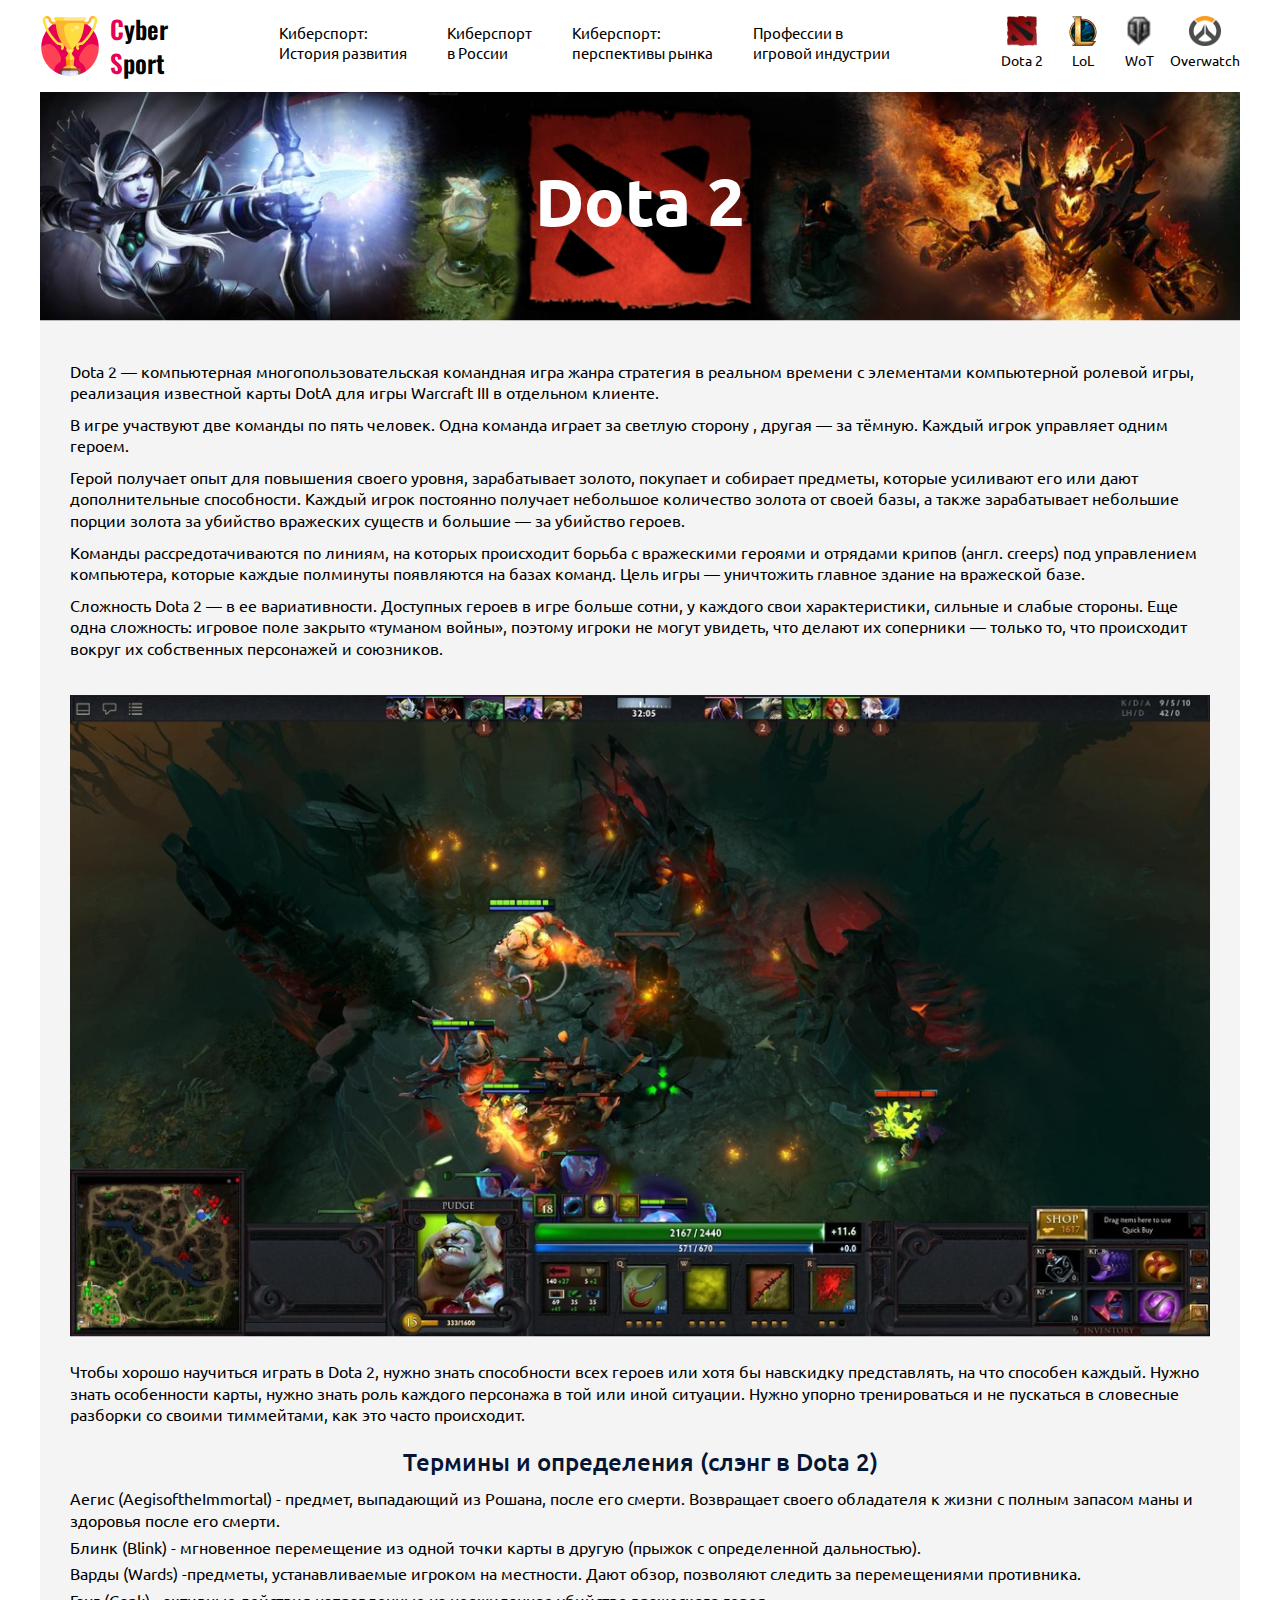
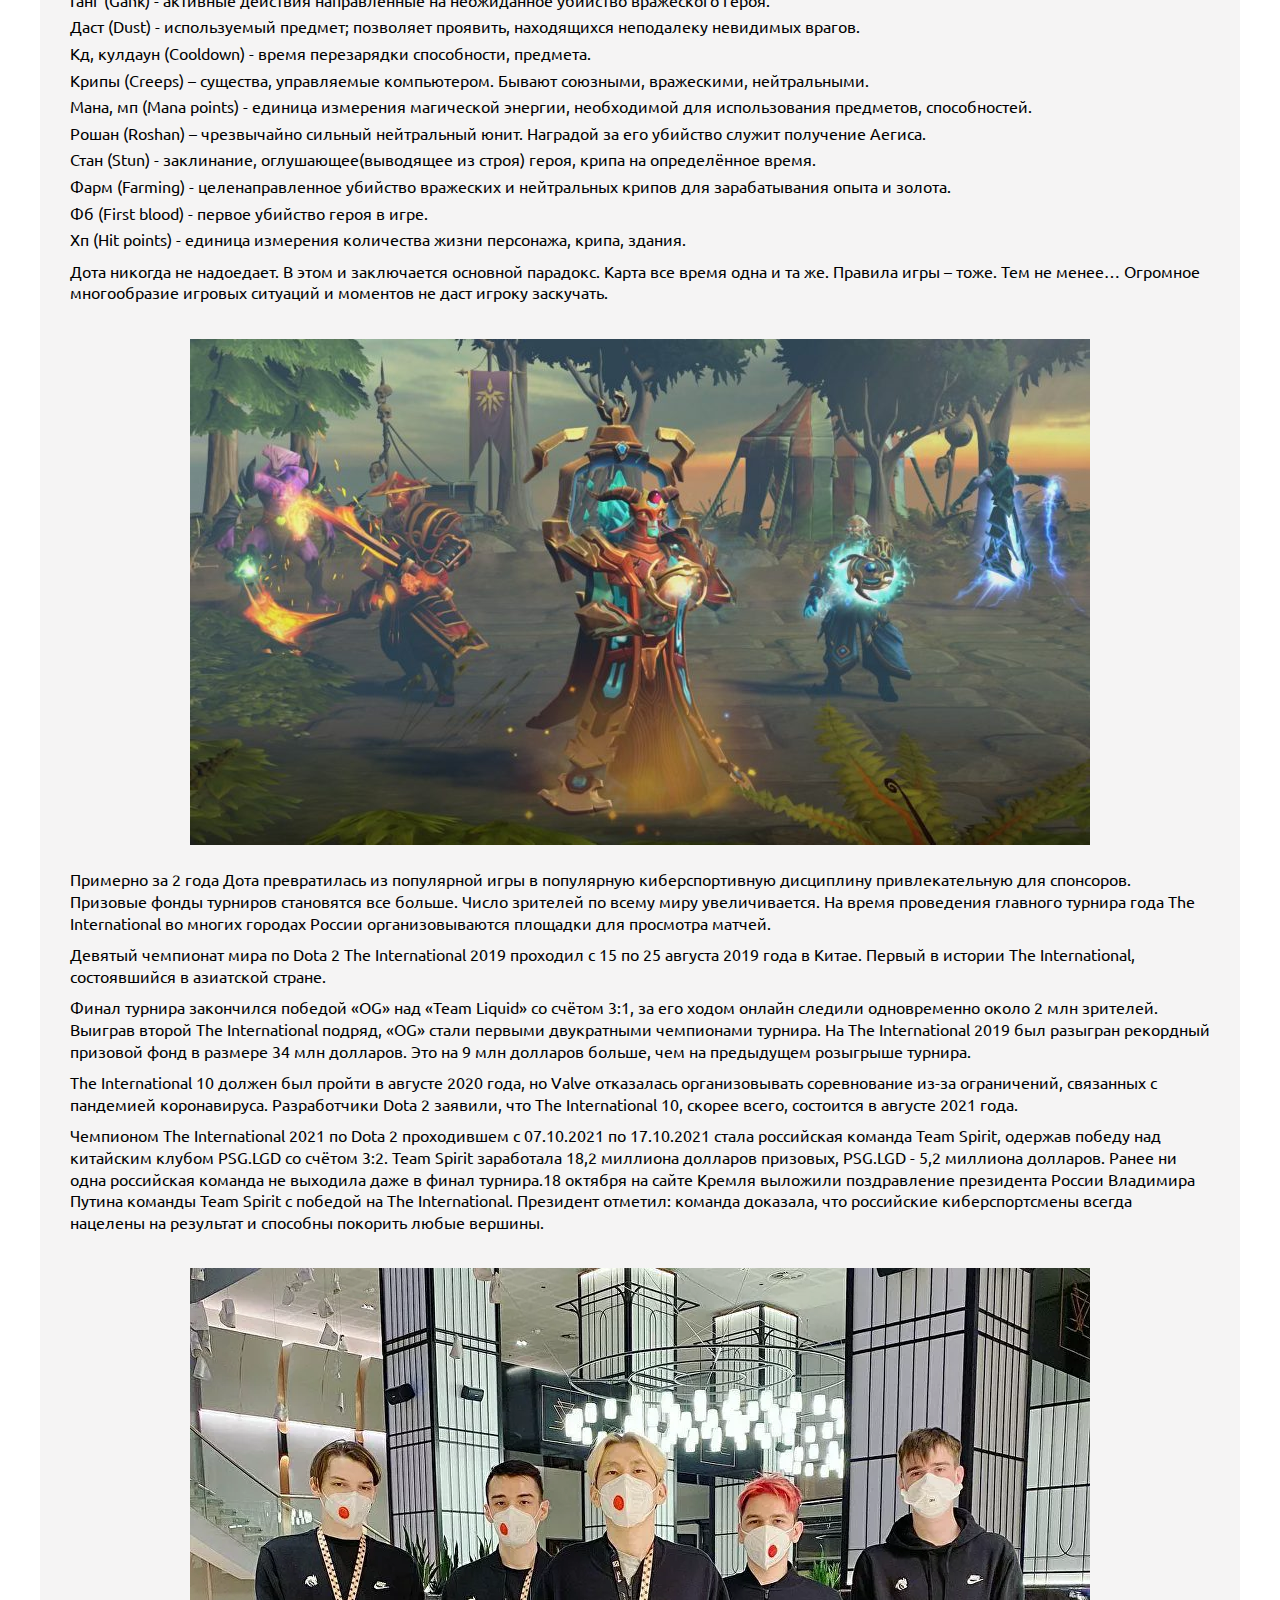
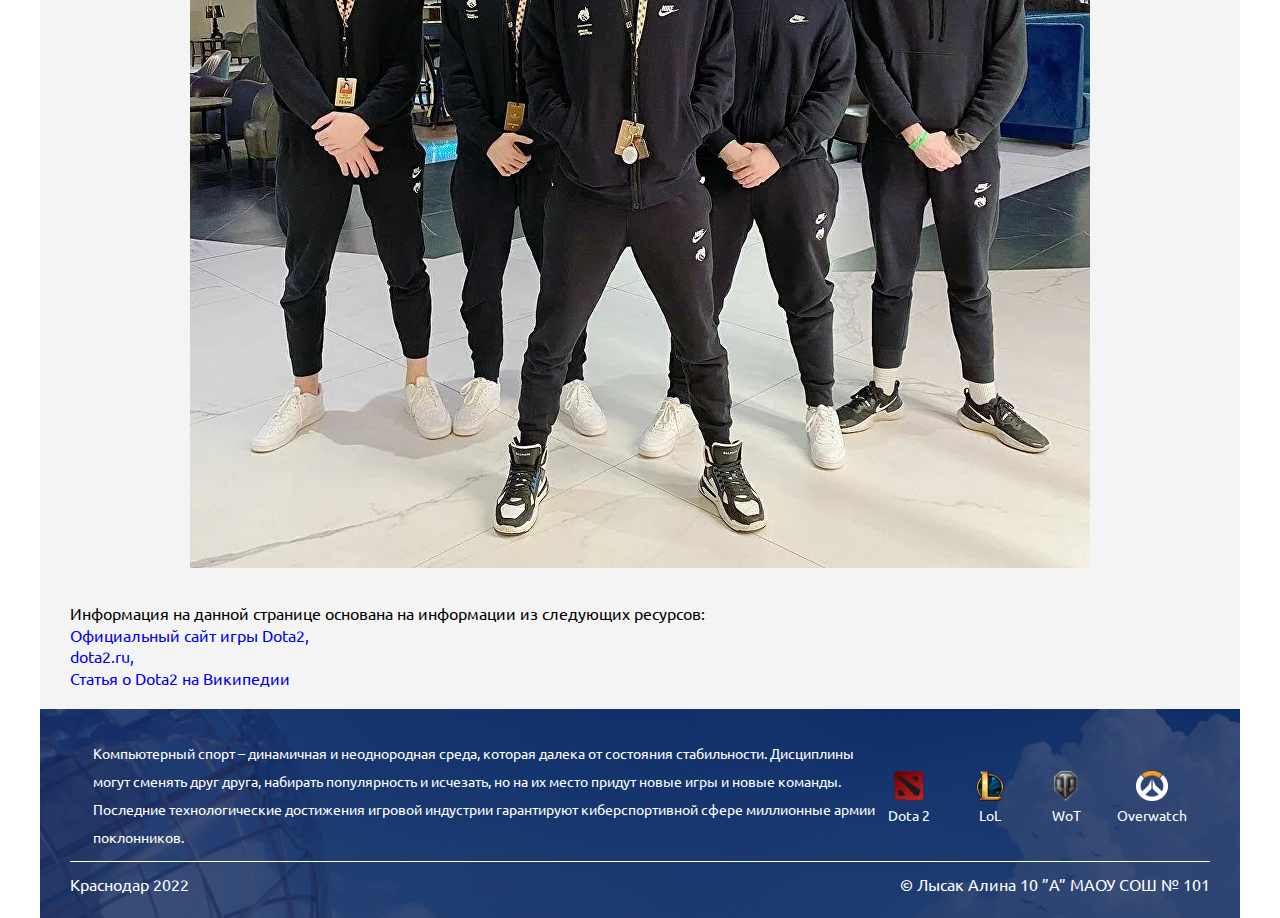
<file: Dota.html>
<!DOCTYPE html>
<html lang="en">
  <head>
    <meta charset="UTF-8" />
    <meta name="viewport" content="width=device-width, initial-scale=1.0" />
    <title>CyberSport | Dota2</title>
    <link rel = "preconnect" href = "https://fonts.gstatic.com">
    <link href = "https://fonts.googleapis.com/css2?family=Oswald:wght@600&family=Ubuntu:ital,wght@0,400;0,700;1,400&display=swap "rel="stylesheet">
    <link rel="stylesheet" href="css/style.min.css" />
  </head>
  <body>
    <div class="content">

      <header>
        <div class="wrapper">
          <div class="hamburger-menu">
            <input id="menu__toggle" type="checkbox" />
            <label class="menu__btn" for="menu__toggle">
              <span></span>
            </label>
        
            <ul class="menu__box">
              <li><a class="menu__item" href="index.html">Главная</a></li>
              <li><a class="menu__item" href="history.html">Киберспорт: История развития</a></li>
              <li><a class="menu__item" href="inRussia.html">Киберспорт в России</a></li>
              <li><a class="menu__item" href="perspective.html">Киберспорт: перспективы рынка</a></li>
              <li><a class="menu__item" href="profession.html">Профессии в игровой индустрии</a></li>
              <li><a class="menu__item" href="Dota.html">Dota 2</a></li>
              <li><a class="menu__item" href="LoL.html">League of Legends</a></li>
              <li><a class="menu__item" href="WoT.html">World of Tanks</a></li>
              <li><a class="menu__item" href="overwatch.html">Overwatch</a></li>
            </ul>
          </div>
          <div class="logo">
            <a href="index.html">
              <img src="./img/logo.jpg" >
              <div class="logo_text"><span>C</span>yber<br> <span>S</span>port</div>
            </a>
          </div>
          <nav class="nav">
            <ul>
              <li><a href="history.html">Киберспорт:<br> История развития</a></li>
              <li><a href="inRussia.html">Киберспорт<br> в России</a></li>
              <li><a href="perspective.html">Киберспорт:<br> перспективы рынка</a></li>
              <li><a href="profession.html">Профессии в<br> игровой индустрии</a></li>
            </ul>
          </nav>
          <nav class="nav_game">
            <ul class="nav_game__list nav_game__list-header">
              <li>
                <a href="Dota.html">
                  <img src="./img/dota2.png" class="img_nav">
                  <span>Dota 2</span>
                </a>
              </li>
              <li>
                <a href="LoL.html">
                  <img src="./img/lol.png" class="img_nav">
                  <span>LoL</span>
                </a>
              </li>
              <li>
                <a href="WoT.html">
                  <img src="./img/wot.png" class="img_nav WoT_nav">
                  <span>WoT</span>
                </a>
              </li>
              <li>
                <a href="overwatch.html">
                  <img src="./img/overwatch/logo.png" class="img_nav WoT_nav">
                  <span>Overwatch</span>
                </a>
              </li>
            </ul>
          </nav>
        </div>
      </header>

      <section class="game">
        <div class="container">
          <img src="./img/dota/dotabanner.png" class="main_prelude-img">
          <h1 class="game_title">Dota 2</h1>

          <div class="game_description">
            <div>
              <p>Dota 2 — компьютерная многопользовательская командная игра жанра стратегия в реальном времени с элементами компьютерной ролевой игры, реализация известной карты DotA для игры Warcraft III в отдельном клиенте.</p>
              <p>В игре участвуют две команды по пять человек. Одна команда играет за светлую сторону , другая — за тёмную. Каждый игрок управляет одним героем.</p>
              <p>Герой  получает опыт для повышения своего уровня, зарабатывает золото, покупает и собирает предметы, которые усиливают его или дают дополнительные способности. Каждый игрок постоянно получает небольшое количество золота от своей базы, а также зарабатывает небольшие порции золота за убийство вражеских существ и большие — за убийство героев.</p>
              <p>Команды рассредотачиваются по линиям, на которых происходит борьба с вражескими героями и отрядами крипов (англ. creeps) под управлением компьютера, которые каждые полминуты появляются на базах команд. Цель игры — уничтожить главное здание на вражеской базе.</p>
              <p>Сложность Dota 2 — в ее вариативности. Доступных героев в игре больше сотни, у каждого свои характеристики, сильные и слабые стороны. Еще одна сложность:  игровое поле закрыто «туманом войны», поэтому игроки не могут увидеть, что делают их соперники — только то, что происходит вокруг их собственных персонажей и союзников.</p>
            </div>
          </div>

          <div class="game_content">
            <img src="./img/dota/screen_dota.png" alt="скриншот Dota 2" class="screen">
            <p>Чтобы хорошо научиться играть в Dota 2, нужно знать способности всех героев или хотя бы навскидку представлять, на что способен каждый. Нужно знать особенности карты, нужно знать роль каждого персонажа в той или иной ситуации. Нужно упорно тренироваться и не пускаться в словесные разборки со своими тиммейтами, как это часто происходит.</p>
            <h2 class="subtitle">Термины и определения (слэнг в Dota 2)</h2>
            <ul class="ul_block">
              <li>Аегис (AegisoftheImmortal) - предмет, выпадающий из Рошана, после его смерти. Возвращает своего обладателя к жизни с полным запасом маны и здоровья после его смерти.</li>
              <li>Блинк (Blink) - мгновенное перемещение из одной точки карты в другую (прыжок с определенной дальностью).</li>
              <li>Варды (Wards) -предметы, устанавливаемые игроком на местности. Дают обзор, позволяют следить за перемещениями противника.</li>
              <li>Ганг (Gank) - активные действия направленные на неожиданное убийство вражеского героя.</li>
              <li>Даст (Dust) - используемый предмет; позволяет проявить, находящихся неподалеку невидимых врагов.</li>
              <li>Кд, кулдаун (Cooldown) - время перезарядки способности, предмета.</li>
              <li>Крипы (Creeps) – существа, управляемые компьютером. Бывают союзными, вражескими, нейтральными.</li>
              <li>Мана, мп (Mana points) - единица измерения магической энергии, необходимой для использования предметов, способностей.</li>
              <li>Рошан (Roshan) – чрезвычайно сильный нейтральный юнит. Наградой за его убийство служит получение Аегиса.</li>
              <li>Стан (Stun) - заклинание, оглушающее(выводящее из строя) героя, крипа на определённое время.</li>
              <li>Фарм (Farming) - целенаправленное убийство вражеских и нейтральных крипов для зарабатывания опыта и золота.</li>
              <li>Фб (First blood) - первое убийство героя в игре.</li>
              <li>Хп (Hit points) - единица измерения количества жизни персонажа, крипа, здания.</li>
            </ul>
            <p>Дота никогда не надоедает. В этом и заключается основной парадокс. Карта все время одна и та же. Правила игры – тоже. Тем не менее…  Огромное многообразие игровых ситуаций и моментов не даст игроку заскучать. </p>
            <div class="game_small_screen">
              <img src="img/dota/screen_dota-2.png" alt="скриншот Dota 2" class="screen">
            </div>
            <p>Примерно за 2 года Дота превратилась из популярной игры в популярную киберспортивную дисциплину привлекательную для спонсоров. Призовые фонды турниров становятся все больше.  Число зрителей по всему миру увеличивается. На время проведения главного турнира года The International  во многих городах России организовываются площадки для просмотра матчей.</p>
            <p>Девятый чемпионат  мира по  Dota 2 The International 2019 проходил с 15 по 25 августа 2019 года в Китае. Первый в истории The International, состоявшийся в азиатской стране.</p>
            <p>Финал турнира закончился победой «OG» над «Team Liquid» со счётом 3:1, за его ходом онлайн следили одновременно около 2 млн зрителей. Выиграв второй The International подряд, «OG» стали первыми двукратными чемпионами турнира. На The International 2019 был разыгран рекордный призовой фонд в размере 34 млн долларов. Это на 9 млн долларов больше, чем на предыдущем розыгрыше турнира.</p>
            <p>The International 10 должен был пройти в августе 2020 года, но Valve отказалась организовывать соревнование из-за ограничений, связанных с пандемией коронавируса. Разработчики Dota 2 заявили, что The International 10, скорее всего, состоится в августе 2021 года.</p>
            <p>Чемпионом The International 2021 по Dota 2 проходившем с 07.10.2021 по 17.10.2021 стала российская команда Team Spirit, одержав победу над китайским клубом PSG.LGD со счётом 3:2. Team Spirit заработала 18,2 миллиона долларов призовых, PSG.LGD - 5,2 миллиона долларов. Ранее ни одна российская команда не выходила даже в финал турнира.18 октября на сайте Кремля выложили поздравление президента России Владимира Путина команды Team Spirit с победой на The International. Президент отметил: команда доказала, что российские киберспортсмены всегда нацелены на результат и способны покорить любые вершины.</p>
            <div class="game_small_screen">
              <img src="img/dota/Team Spirit.jpg" alt="победители The International 2021" class="screen">
            </div>
          </div>
          <div class="page_text">Информация на данной странице основана на информации из следующих ресурсов:
           <a href="https://ru.dota2.com/" target="_blank">Официальный сайт игры Dota2,</a>
           <a href="https://dota2.ru/guides/602-sokrashheniya-i-sleng-dota-2/" target="_blank">dota2.ru,</a>
           <a href="https://ru.wikipedia.org/wiki/Dota_2" target="_blank">Статья о Dota2 на Википедии</a>
          </div>
        </div>
      </section>

      <footer>
        <div class="container">
          <div class="footer_wrap">
            <div class="footer_top">
              <div class="footer_top_text">Компьютерный спорт – динамичная и неоднородная среда, которая далека от состояния стабильности. Дисциплины могут сменять друг друга, набирать популярность и исчезать, но на их место придут новые игры и новые команды. Последние технологические достижения игровой индустрии гарантируют киберспортивной сфере миллионные армии поклонников.</div>
              <div class="footer_nav">
                <ul class="nav_game__list">
                  <li>
                    <a href="Dota.html">
                      <img src="./img/dota2.png" class="img_nav">
                      <span>Dota 2</span>
                    </a>
                  </li>
                  <li>
                    <a href="LoL.html">
                      <img src="./img/lol.png" class="img_nav">
                      <span>LoL</span>
                    </a>
                  </li>
                  <li>
                    <a href="WoT.html">
                      <img src="./img/wot.png" class="img_nav WoT_nav">
                      <span>WoT</span>
                    </a>
                  </li>
                  <li>
                    <a href="overwatch.html">
                      <img src="./img/overwatch/logo2.png" class="img_nav WoT_nav">
                      <span>Overwatch</span>
                    </a>
                  </li>
                </ul>
              </div>
            </div>
            <div class="footer_bottom">
              <div class="footer_bottom_left">Краснодар 2022</div>
              <div class="footer_copy">© Лысак  Алина 10 ”A” МАОУ СОШ № 101</div>
            </div>
          </div>
        </div>
      </footer>

    </div>

  </body>
</html>
</file>
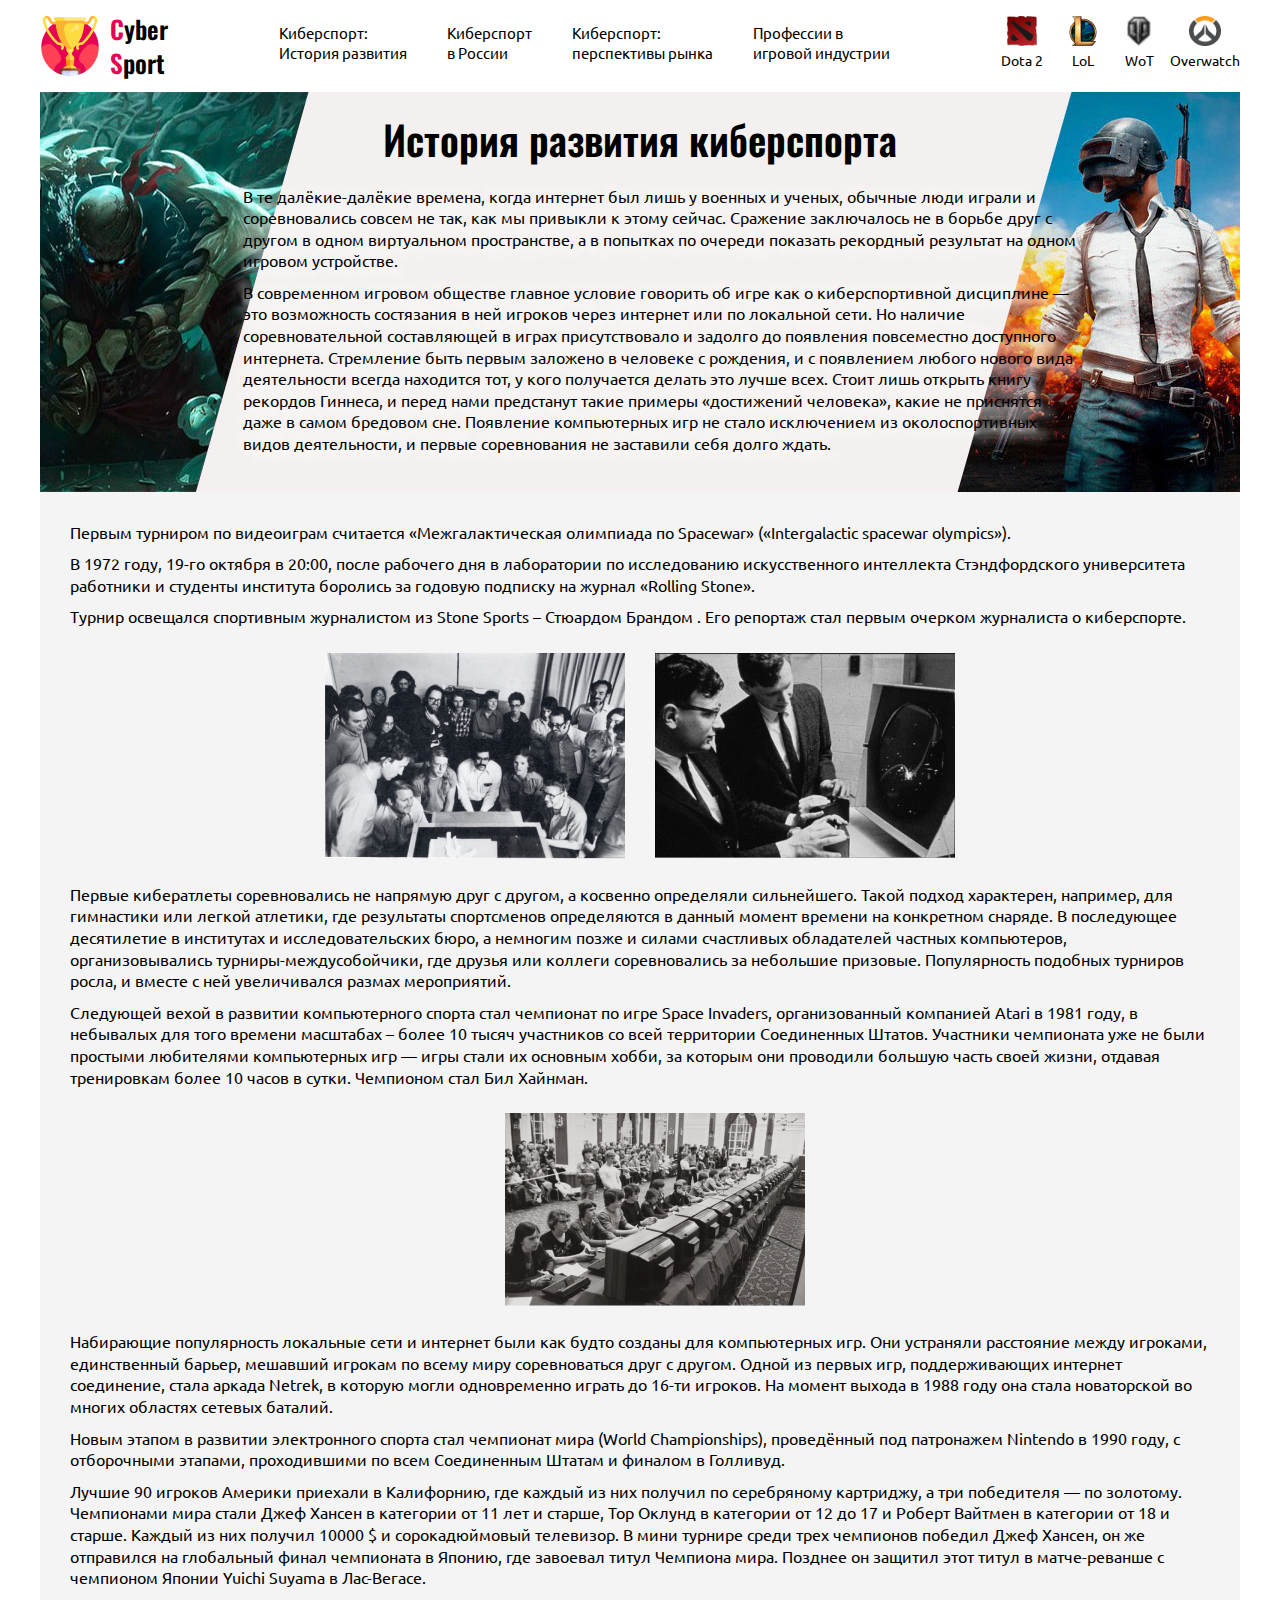
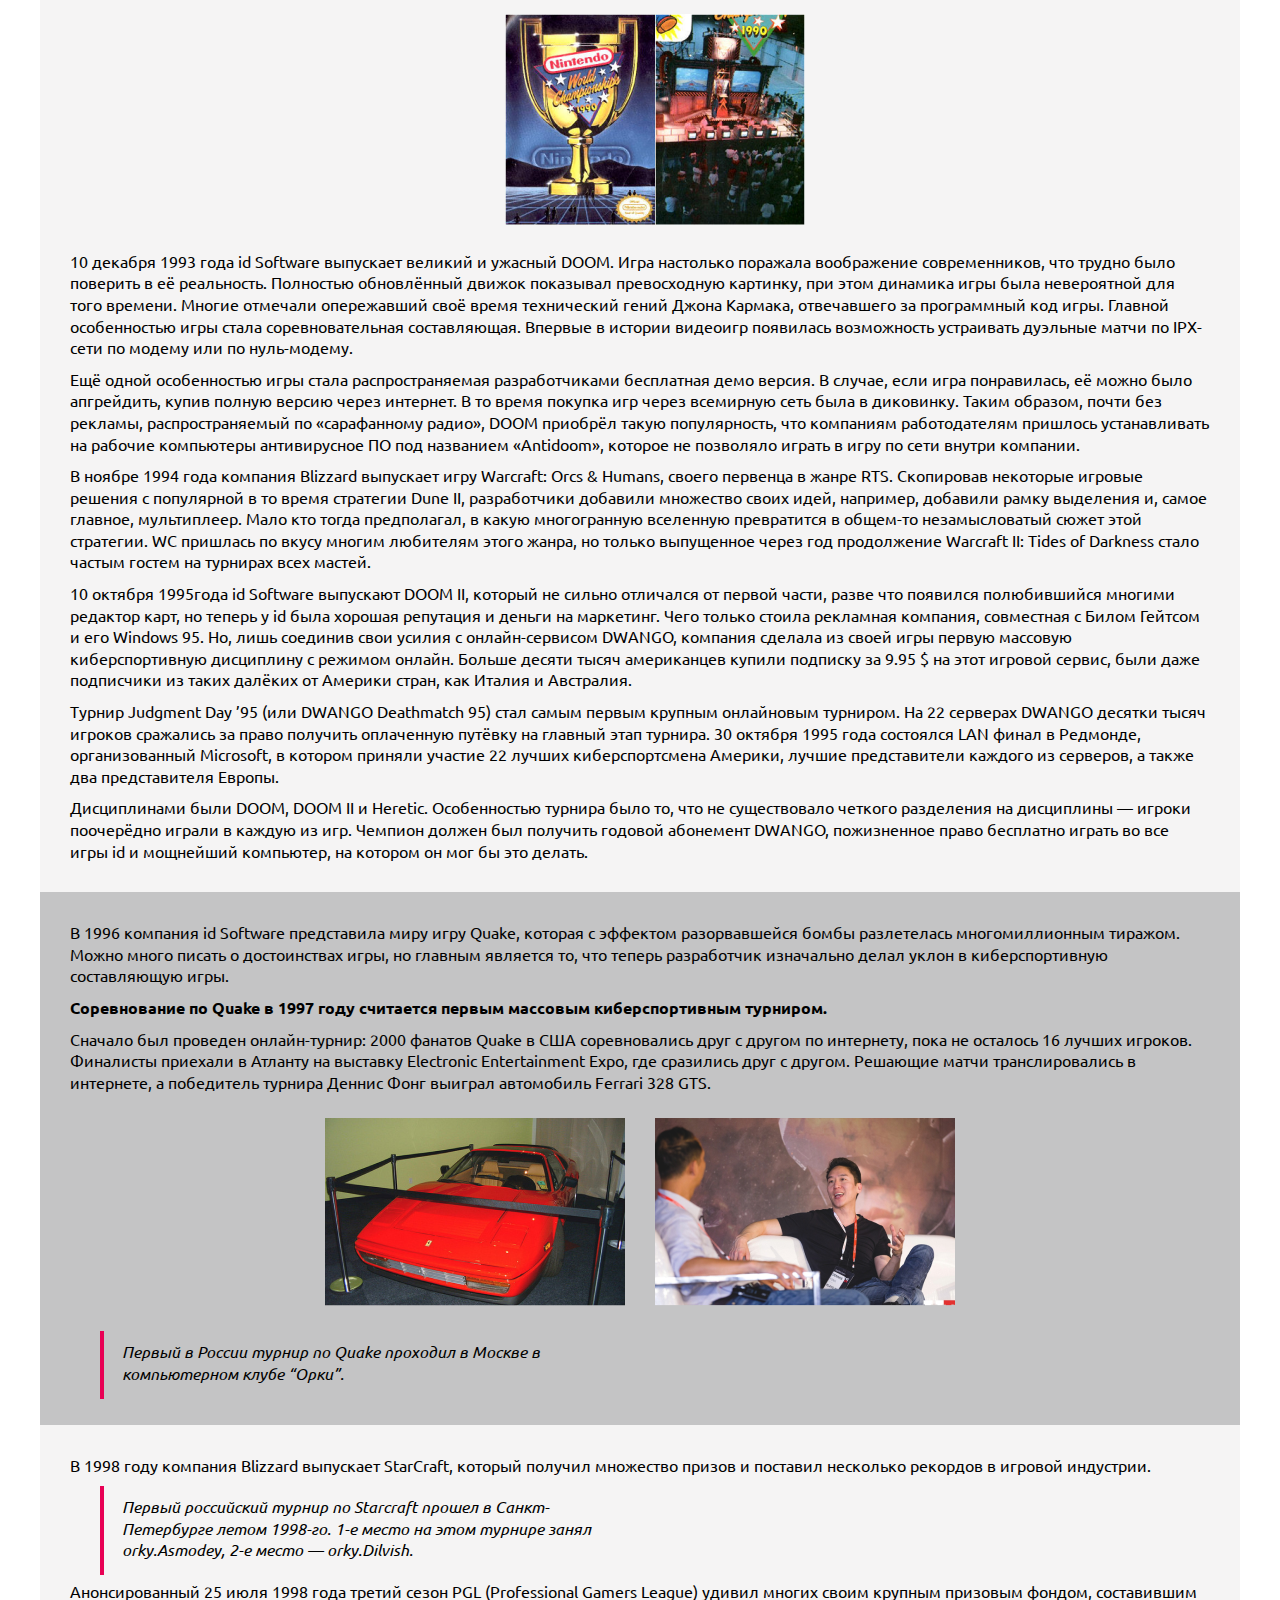
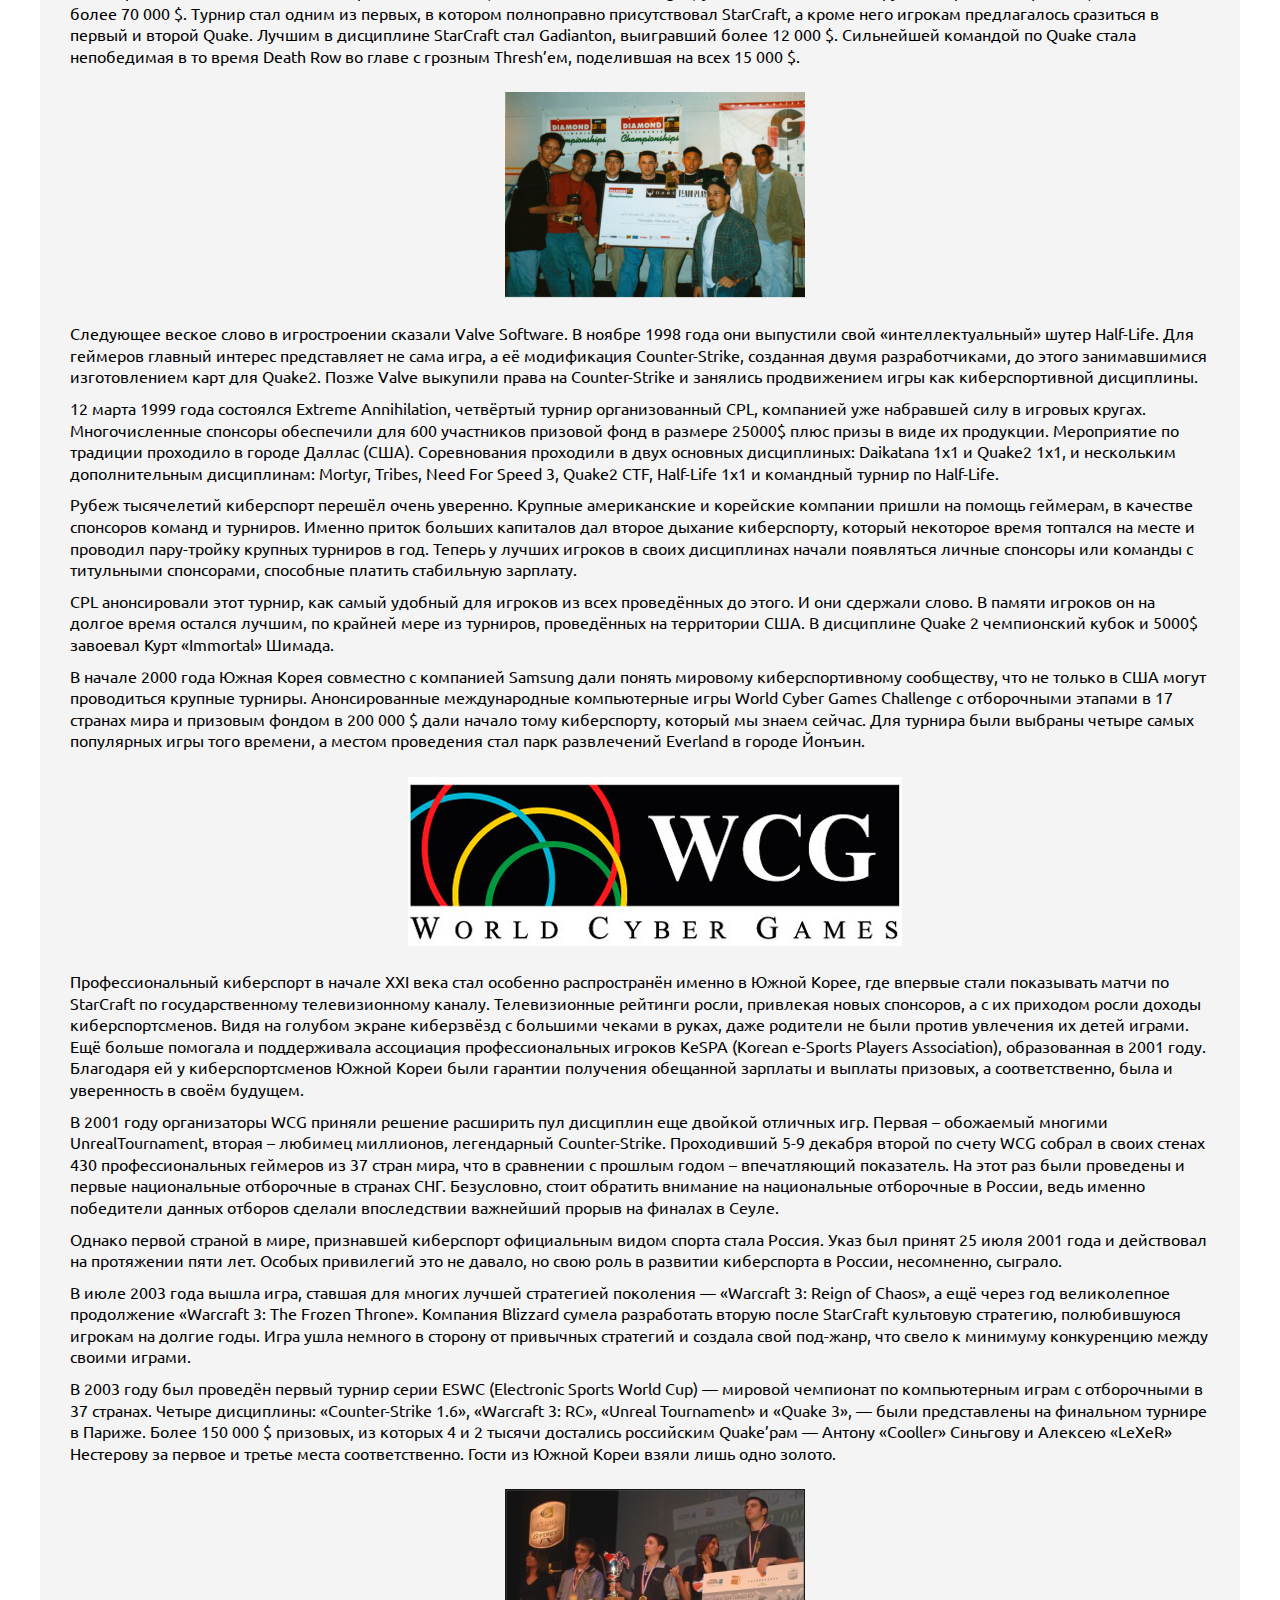
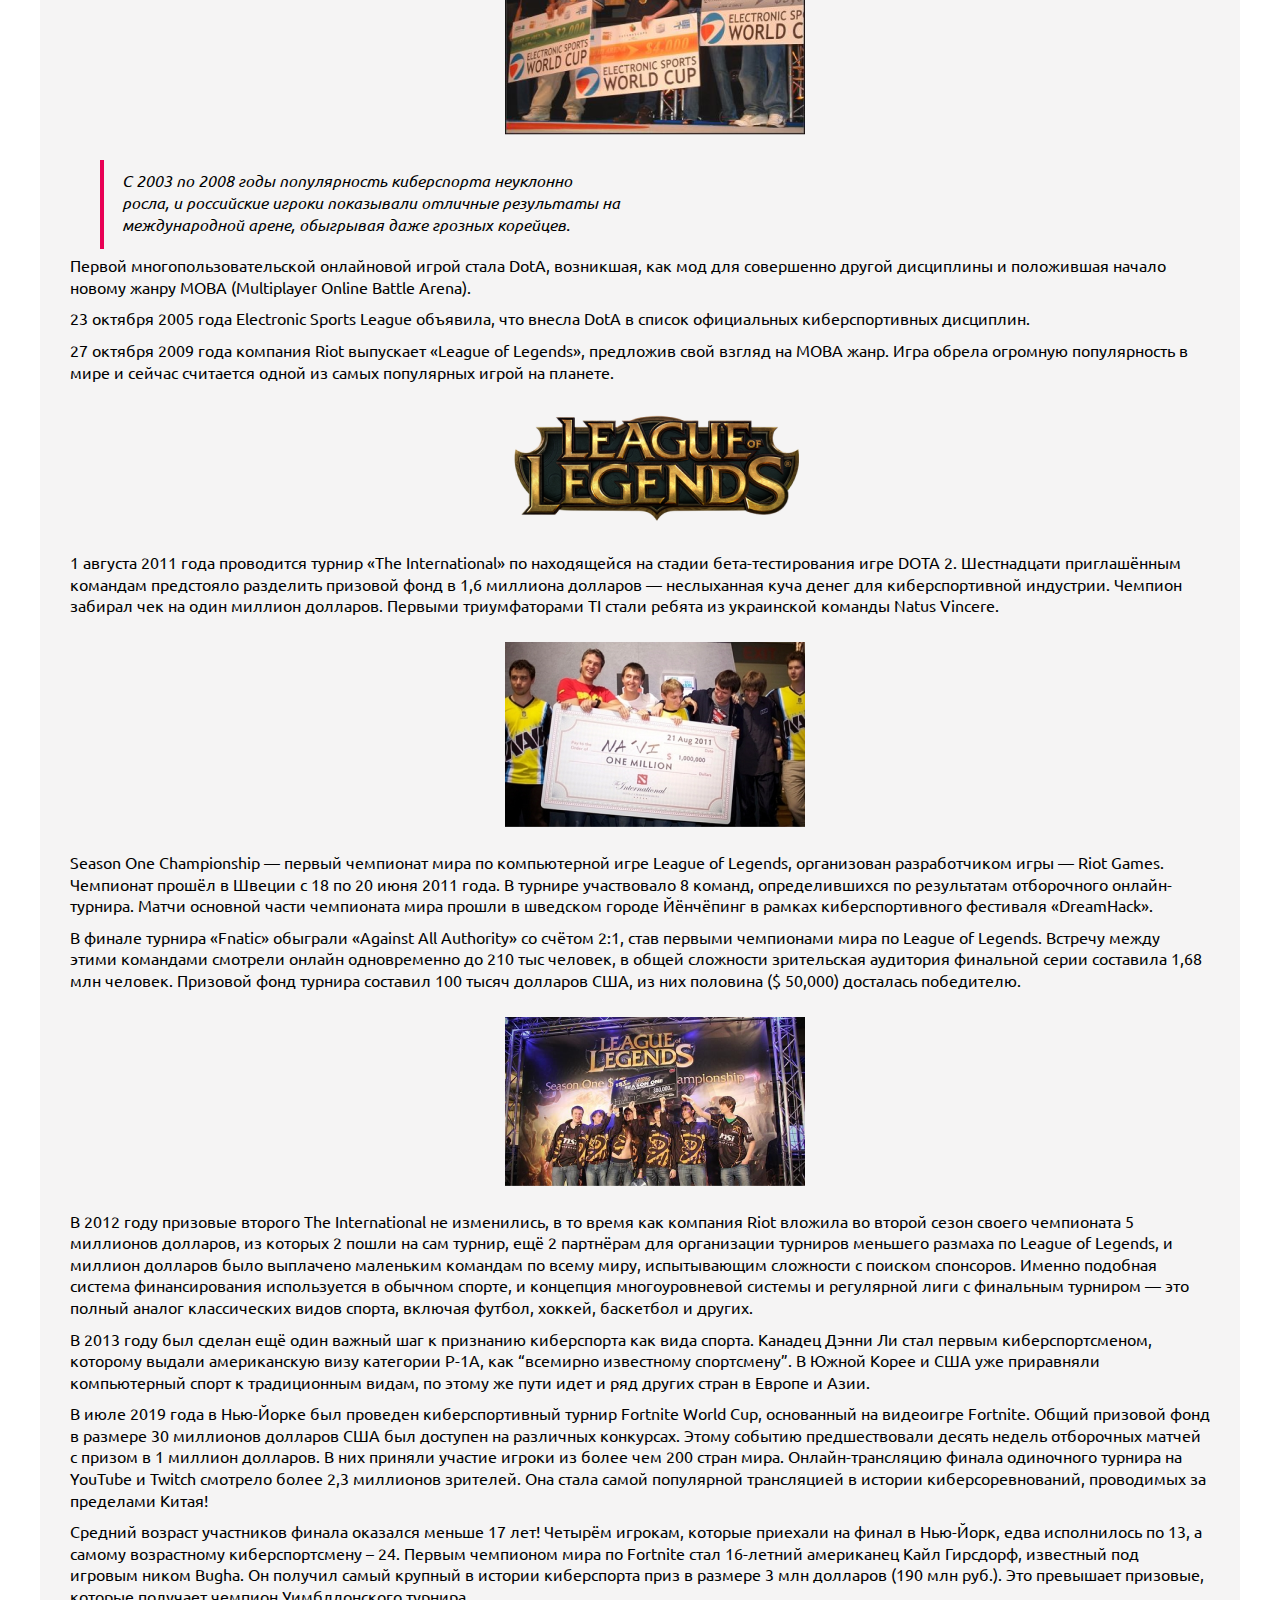
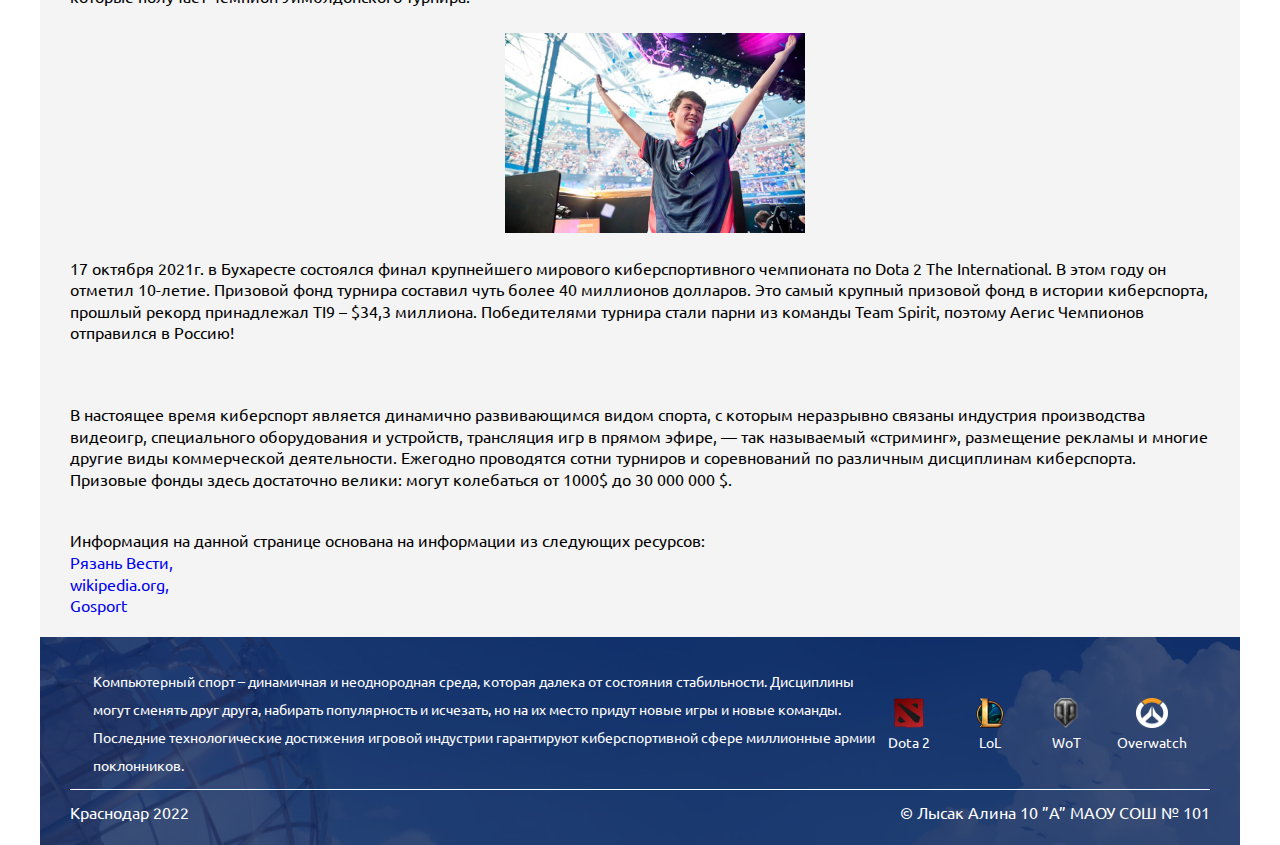
<file: history.html>
<!DOCTYPE html>
<html lang="en">
<head>
    <meta charset="UTF-8">
    <meta name="viewport" content="width=device-width, initial-scale=1.0">
    <title>CyberSport: История развития</title>
    <link rel = "preconnect" href = "https://fonts.gstatic.com">
    <link href = "https://fonts.googleapis.com/css2?family=Oswald:wght@600&family=Ubuntu:ital,wght@0,400;0,700;1,400&display=swap "rel="stylesheet">
    <link rel="stylesheet" href="css/style.min.css" />
</head>
<body>
  <div class="content">

    <header>
      <div class="wrapper">
        <div class="hamburger-menu">
          <input id="menu__toggle" type="checkbox" />
          <label class="menu__btn" for="menu__toggle">
            <span></span>
          </label>
      
          <ul class="menu__box">
            <li><a class="menu__item" href="index.html">Главная</a></li>
            <li><a class="menu__item" href="history.html">Киберспорт: История развития</a></li>
            <li><a class="menu__item" href="inRussia.html">Киберспорт в России</a></li>
            <li><a class="menu__item" href="perspective.html">Киберспорт: перспективы рынка</a></li>
            <li><a class="menu__item" href="profession.html">Профессии в игровой индустрии</a></li>
            <li><a class="menu__item" href="Dota.html">Dota 2</a></li>
            <li><a class="menu__item" href="LoL.html">League of Legends</a></li>
            <li><a class="menu__item" href="WoT.html">World of Tanks</a></li>
            <li><a class="menu__item" href="overwatch.html">Overwatch</a></li>
          </ul>
        </div>
        <div class="logo">
          <a href="index.html">
            <img src="./img/logo.jpg" >
            <div class="logo_text"><span>C</span>yber<br> <span>S</span>port</div>
          </a>
        </div>
        <nav class="nav">
          <ul>
            <li><a href="history.html">Киберспорт:<br> История развития</a></li>
            <li><a href="inRussia.html">Киберспорт<br> в России</a></li>
            <li><a href="perspective.html">Киберспорт:<br> перспективы рынка</a></li>
            <li><a href="profession.html">Профессии в<br> игровой индустрии</a></li>
          </ul>
        </nav>
        <nav class="nav_game">
          <ul class="nav_game__list nav_game__list-header">
            <li>
              <a href="Dota.html">
                <img src="./img/dota2.png" class="img_nav">
                <span>Dota 2</span>
              </a>
            </li>
            <li>
              <a href="LoL.html">
                <img src="./img/lol.png" class="img_nav">
                <span>LoL</span>
              </a>
            </li>
            <li>
              <a href="WoT.html">
                <img src="./img/wot.png" class="img_nav WoT_nav">
                <span>WoT</span>
              </a>
            </li>
            <li>
              <a href="overwatch.html">
                <img src="./img/overwatch/logo.png" class="img_nav WoT_nav">
                <span>Overwatch</span>
              </a>
            </li>
          </ul>
        </nav>
      </div>
    </header>

    <section class="history_content">
      <div class="container">

        <div class="history_prelude">
          <h1 class="title">История развития киберспорта</h1>
          <div class="history_prelude_text">
            <p>В те далёкие-далёкие времена, когда интернет был лишь у военных и ученых, обычные люди играли и соревновались совсем не так, как мы привыкли к этому сейчас. Сражение заключалось не в борьбе друг с другом в одном виртуальном пространстве, а в попытках по очереди показать рекордный результат на одном игровом устройстве.</p>
            <p>В современном игровом обществе главное условие говорить об игре как о киберспортивной дисциплине — это возможность состязания в ней игроков через интернет или по локальной сети. Но наличие соревновательной составляющей в играх присутствовало и задолго до появления повсеместно доступного интернета. Стремление быть первым заложено в человеке с рождения, и с появлением любого нового вида деятельности всегда находится тот, у кого получается делать это лучше всех. Стоит лишь открыть книгу рекордов Гиннеса, и перед нами предстанут такие примеры «достижений человека», какие не приснятся даже в самом бредовом сне. Появление компьютерных игр не стало исключением из околоспортивных видов деятельности, и первые соревнования не заставили себя долго ждать.</p>
          </div>
        </div>

        <div class="page_text">
          <p>Первым турниром по видеоиграм считается «Межгалактическая олимпиада по Spacewar» («Intergalactic spacewar olympics»).</p>
          <p>В 1972 году, 19-го октября в 20:00, после рабочего дня в лаборатории по исследованию искусственного интеллекта Стэндфордского университета работники и студенты института боролись за годовую подписку на журнал «Rolling Stone».</p>
          <p>Турнир освещался спортивным журналистом из Stone Sports – Стюардом Брандом . Его репортаж стал первым очерком журналиста о киберспорте.</p>
          <div class="history_img">
            <img src="img/history/tourney_1.png" alt="турнир">
            <img src="img/history/tourney_2.png" alt="турнир">
          </div>
          <p>Первые кибератлеты соревновались не напрямую друг с другом, а косвенно определяли сильнейшего. Такой подход характерен, например, для гимнастики или легкой атлетики, где результаты спортсменов определяются в данный момент времени на конкретном снаряде. В последующее десятилетие в институтах и исследовательских бюро, а немногим позже и силами счастливых обладателей частных компьютеров, организовывались турниры-междусобойчики, где друзья или коллеги соревновались за небольшие призовые. Популярность подобных турниров росла, и вместе с ней увеличивался размах мероприятий.</p>
          <p>Следующей вехой в развитии компьютерного спорта стал чемпионат по игре Space Invaders, организованный компанией Atari в 1981 году, в небывалых для того времени масштабах – более 10 тысяч участников со всей территории Соединенных Штатов. Участники чемпионата уже не были простыми любителями компьютерных игр — игры стали их основным хобби, за которым они проводили большую часть своей жизни, отдавая тренировкам более 10 часов в сутки. Чемпионом стал Бил Хайнман. </p>
          <div class="history_img">
            <img src="img/history/tourney_3.png" alt="турнир">
          </div>
          <p>Набирающие популярность локальные сети и интернет были как будто созданы для компьютерных игр. Они устраняли расстояние между игроками, единственный барьер, мешавший игрокам по всему миру соревноваться друг с другом. Одной из первых игр, поддерживающих интернет соединение, стала аркада Netrek, в которую могли одновременно играть до 16-ти игроков. На момент выхода в 1988 году она стала новаторской во многих областях сетевых баталий.</p>
          <p>Новым этапом в развитии электронного спорта стал чемпионат мира (World Championships), проведённый под патронажем Nintendo в 1990 году, с отборочными этапами, проходившими по всем Соединенным Штатам и финалом в Голливуд.</p>
          <p>Лучшие 90 игроков Америки приехали в Калифорнию, где каждый из них получил по серебряному картриджу, а три победителя — по золотому. Чемпионами мира стали Джеф Хансен в категории от 11 лет и старше, Тор Оклунд в категории от 12 до 17 и Роберт Вайтмен в категории от 18 и старше. Каждый из них получил 10000 $ и сорокадюймовый телевизор. В мини турнире среди трех чемпионов победил Джеф Хансен, он же отправился на глобальный финал чемпионата в Японию, где завоевал титул Чемпиона мира. Позднее он защитил этот титул в матче-реванше с чемпионом Японии Yuichi Suyama в Лас-Вегасе.</p>
          <div class="history_img">
            <img src="img/history/nintendo.png" alt="турнир nintendo">
          </div>
          <p>10 декабря 1993 года  id Software выпускает великий и ужасный DOOM. Игра настолько поражала воображение современников, что трудно было поверить в её реальность. Полностью обновлённый движок показывал превосходную картинку, при этом динамика игры была невероятной для того времени. Многие отмечали опережавший своё время технический гений Джона Кармака, отвечавшего за программный код игры. Главной особенностью игры стала соревновательная составляющая. Впервые в истории видеоигр появилась возможность устраивать дуэльные матчи по IPX-сети по модему или по нуль-модему.</p>
          <p>Ещё одной особенностью игры стала распространяемая разработчиками бесплатная демо версия. В случае, если игра понравилась, её можно было апгрейдить, купив полную версию через интернет. В то время покупка игр через всемирную сеть была в диковинку. Таким образом, почти без рекламы, распространяемый по «сарафанному радио», DOOM приобрёл такую популярность, что компаниям работодателям пришлось устанавливать на рабочие компьютеры антивирусное ПО под названием «Antidoom», которое не позволяло играть в игру по сети внутри компании.</p>
          <p>В ноябре 1994 года компания Blizzard выпускает игру Warcraft: Orcs & Humans, своего первенца в жанре RTS. Скопировав некоторые игровые решения с популярной в то время стратегии Dune II, разработчики добавили множество своих идей, например, добавили рамку выделения и, самое главное, мультиплеер. Мало кто тогда предполагал, в какую многогранную вселенную превратится в общем-то незамысловатый сюжет этой стратегии. WC пришлась по вкусу многим любителям этого жанра, но только выпущенное через год продолжение Warcraft II: Tides of Darkness стало частым гостем на турнирах всех мастей.</p>
          <p>10 октября 1995года id Software выпускают DOOM II, который не сильно отличался от первой части, разве что появился полюбившийся многими редактор карт, но теперь у id была хорошая репутация и деньги на маркетинг. Чего только стоила рекламная компания, совместная с Билом Гейтсом и его Windows 95. Но, лишь соединив свои усилия с онлайн-сервисом DWANGO, компания сделала из своей игры первую массовую киберспортивную дисциплину с режимом онлайн. Больше десяти тысяч американцев купили подписку за 9.95 $ на этот игровой сервис, были даже подписчики из таких далёких от Америки стран, как Италия и Австралия.</p>
          <p>Турнир Judgment Day ’95 (или DWANGO Deathmatch 95) стал самым первым крупным онлайновым турниром. На 22 серверах DWANGO десятки тысяч игроков сражались за право получить оплаченную путёвку на главный этап турнира. 30 октября 1995 года состоялся LAN финал в Редмонде, организованный Microsoft, в котором приняли участие 22 лучших киберспортсмена Америки, лучшие представители каждого из серверов, а также два представителя Европы.</p>
          <p>Дисциплинами были DOOM, DOOM II и Heretic. Особенностью турнира было то, что не существовало четкого разделения на дисциплины — игроки поочерёдно играли в каждую из игр. Чемпион должен был получить годовой абонемент DWANGO, пожизненное право бесплатно играть во все игры id и мощнейший компьютер, на котором он мог бы это делать.</p>
        </div>

        <div class="page_grey">
          <p>В 1996 компания id Software представила миру игру Quake, которая с эффектом разорвавшейся бомбы разлетелась многомиллионным тиражом. Можно много писать о достоинствах игры, но главным является то, что теперь разработчик изначально делал уклон в киберспортивную составляющую игры.</p>
          <p><b>Соревнование по Quake в 1997 году считается первым массовым киберспортивным турниром.</b></p>
          <p>Сначало был проведен онлайн-турнир: 2000 фанатов Quake в США соревновались друг с другом по интернету, пока не осталось 16 лучших игроков. Финалисты приехали в Атланту на выставку Electronic Entertainment Expo, где сразились друг с другом. Решающие матчи транслировались в интернете, а победитель турнира Деннис Фонг выиграл автомобиль Ferrari 328 GTS. </p>
          <div class="history_img">
            <img src="img/history/Quake_1.png" alt="призовое авто">
            <img src="img/history/Quake_2.png" alt="победитель Деннис Фонг">
          </div>
          <div class="note">Первый в России турнир по Quake проходил в Москве в компьютерном клубе “Орки”.</div>
        </div>

        <div class="page_text">
          <p>В 1998 году компания Blizzard выпускает  StarCraft, который получил множество призов и поставил несколько рекордов в игровой индустрии. </p>
          <div class="note">Первый российский турнир по Starcraft прошел в Санкт-Петербурге летом 1998-го. 1-е место на этом турнире занял orky.Asmodey, 2-е место — orky.Dilvish.</div>
          <p>Анонсированный 25 июля 1998 года третий сезон PGL  (Professional Gamers League) удивил многих своим крупным призовым фондом, составившим более 70 000 $. Турнир стал одним из первых, в котором полноправно присутствовал StarCraft, а кроме него игрокам предлагалось сразиться в первый и второй Quake. Лучшим в дисциплине StarCraft стал Gadianton, выигравший более 12 000 $. Сильнейшей командой по Quake стала непобедимая в то время Death Row во главе с грозным Thresh’ем, поделившая на всех 15 000 $.</p>
          <div class="history_img">
            <img src="img/history/PGL.png" alt="победители PGL">
          </div>
          <p>Следующее веское слово в игростроении сказали Valve Software. В ноябре 1998 года они выпустили свой «интеллектуальный» шутер Half-Life.  Для геймеров главный интерес представляет не сама игра, а её модификация Counter-Strike, созданная двумя разработчиками, до этого занимавшимися изготовлением карт для Quake2. Позже Valve выкупили права на Counter-Strike и занялись продвижением игры как киберспортивной дисциплины.</p>
          <p>12 марта 1999 года состоялся Extreme Annihilation, четвёртый турнир организованный CPL, компанией уже набравшей силу в игровых кругах. Многочисленные спонсоры обеспечили для 600 участников призовой фонд в размере 25000$ плюс призы в виде их продукции. Мероприятие по традиции проходило в городе Даллас (США). Соревнования проходили в двух основных дисциплиных: Daikatana 1х1 и Quake2 1х1, и  нескольким дополнительным дисциплинам: Mortyr, Tribes, Need For Speed 3, Quake2 CTF, Half-Life 1х1 и командный турнир по Half-Life.</p>
          <p>Рубеж тысячелетий киберспорт перешёл очень уверенно. Крупные американские и корейские компании пришли на помощь геймерам, в качестве спонсоров команд и турниров. Именно приток больших капиталов дал второе дыхание киберспорту, который некоторое время топтался на месте и проводил пару-тройку крупных турниров в год. Теперь у лучших игроков в своих дисциплинах начали появляться личные спонсоры или команды с титульными спонсорами, способные платить стабильную зарплату.</p>
          <p>CPL анонсировали этот турнир, как самый удобный для игроков из всех проведённых до этого. И они сдержали слово. В памяти игроков он на долгое время остался лучшим, по крайней мере из турниров, проведённых на территории США. В дисциплине Quake 2 чемпионский кубок и 5000$ завоевал Курт «Immortal» Шимада.</p>
          <p>В начале 2000 года Южная Корея совместно с компанией Samsung дали понять мировому киберспортивному сообществу, что не только в США могут проводиться крупные турниры. Анонсированные международные компьютерные игры World Cyber Games Challenge с отборочными этапами в 17 странах мира и призовым фондом в 200 000 $ дали начало тому киберспорту, который мы знаем сейчас.  Для турнира были выбраны четыре самых популярных игры того времени, а местом проведения стал парк развлечений Everland в городе Йонъин.</p>
          <div class="history_img">
            <img src="img/history/wcg.png" alt="логотип WCG" class="long_img">
          </div>
          <p>Профессиональный киберспорт в начале XXI века стал особенно распространён именно в Южной Корее, где впервые стали показывать матчи по StarCraft по государственному телевизионному каналу. Телевизионные рейтинги росли, привлекая новых спонсоров, а с их приходом росли доходы киберспортсменов. Видя на голубом экране киберзвёзд с большими чеками в руках, даже родители не были против увлечения их детей играми. Ещё больше помогала и поддерживала ассоциация профессиональных игроков KeSPA (Korean e-Sports Players Association), образованная в 2001 году. Благодаря ей у киберспортсменов Южной Кореи были гарантии получения обещанной зарплаты и выплаты призовых, а соответственно, была и уверенность в своём будущем.</p>
          <p>В 2001 году организаторы  WCG приняли решение расширить пул дисциплин еще двойкой отличных игр. Первая – обожаемый многими UnrealTournament, вторая – любимец миллионов, легендарный Counter-Strike. Проходивший 5-9 декабря второй по счету WCG собрал в своих стенах 430 профессиональных геймеров из 37 стран мира, что в сравнении с прошлым годом – впечатляющий показатель. На этот раз были проведены и первые национальные отборочные в странах СНГ. Безусловно, стоит обратить внимание на национальные отборочные в России, ведь именно победители данных отборов сделали впоследствии важнейший прорыв на финалах в Сеуле.</p>
          <p>Однако первой страной в мире, признавшей киберспорт официальным видом спорта стала Россия. Указ был принят 25 июля 2001 года и действовал на протяжении пяти лет. Особых привилегий это не давало, но свою роль в развитии киберспорта в России, несомненно, сыграло.</p>
          <p>В июле 2003 года вышла игра, ставшая для многих лучшей стратегией поколения — «Warcraft 3: Reign of Chaos», а ещё через год великолепное продолжение «Warcraft 3: The Frozen Throne». Компания Blizzard сумела разработать вторую после StarCraft культовую стратегию, полюбившуюся игрокам на долгие годы. Игра ушла немного в сторону от привычных стратегий и создала свой под-жанр, что свело к минимуму конкуренцию между своими играми.</p>
          <p>В 2003 году был проведён первый турнир серии ESWC (Electronic Sports World Cup) — мировой чемпионат по компьютерным играм с отборочными в 37 странах. Четыре дисциплины: «Counter-Strike 1.6», «Warcraft 3: RC», «Unreal Tournament» и «Quake 3», — были представлены на финальном турнире в Париже. Более 150 000 $ призовых, из которых 4 и 2 тысячи достались российским Quake’рам — Антону «Cooller» Синьгову и Алексею «LeXeR» Нестерову за первое и третье места соответственно. Гости из Южной Кореи взяли лишь одно золото.</p>
          <div class="history_img">
            <img src="img/history/ESWC.png" alt="победители ESWC">
          </div>
          <div class="note">С 2003 по 2008 годы популярность киберспорта неуклонно росла, и российские игроки показывали отличные результаты на международной арене, обыгрывая даже грозных корейцев.</div>
          <p>Первой  многопользовательской онлайновой игрой стала DotA, возникшая, как мод для совершенно другой дисциплины и положившая начало новому жанру MOBA (Multiplayer Online Battle Arena).</p>
          <p>23 октября 2005 года Electronic Sports League объявила, что внесла DotA в список официальных киберспортивных дисциплин.</p>
          <p>27 октября 2009 года компания Riot  выпускает «League of Legends», предложив свой взгляд на MOBA жанр. Игра обрела огромную популярность в мире и сейчас считается одной из самых популярных игрой на планете.</p>
          <div class="history_img">
            <img src="img/history/LoL.png" alt="логотип LoL">
          </div>
          <p>1 августа 2011 года проводится турнир «The International» по находящейся на стадии бета-тестирования игре DOTA 2. Шестнадцати приглашённым командам предстояло разделить призовой фонд в 1,6 миллиона долларов — неслыханная куча денег для киберспортивной индустрии. Чемпион забирал чек на один миллион долларов. Первыми триумфаторами TI стали ребята из украинской команды Natus Vincere.</p>
          <div class="history_img">
            <img src="img/history/TI.png" alt="победители The International">
          </div>
          <p>Season One Championship — первый чемпионат мира по компьютерной игре League of Legends, организован разработчиком игры — Riot Games. Чемпионат прошёл в Швеции с 18 по 20 июня 2011 года. В турнире участвовало 8 команд, определившихся по результатам отборочного онлайн-турнира. Матчи основной части чемпионата мира прошли в шведском городе Йёнчёпинг в рамках киберспортивного фестиваля «DreamHack».</p>
          <p>В финале турнира «Fnatic» обыграли «Against All Authority» со счётом 2:1, став первыми чемпионами мира по League of Legends. Встречу между этими командами смотрели онлайн одновременно до 210 тыс человек, в общей сложности зрительская аудитория финальной серии составила 1,68 млн человек. Призовой фонд турнира составил 100 тысяч долларов США, из них половина ($ 50,000) досталась победителю.</p>
          <div class="history_img">
            <img src="img/history/fnatic.png" alt="fnatic">
          </div>
          <p>В 2012 году призовые второго The International не изменились, в то время как компания Riot вложила во второй сезон своего чемпионата 5 миллионов долларов, из которых 2 пошли на сам турнир, ещё 2 партнёрам для организации турниров меньшего размаха по League of Legends, и миллион долларов было выплачено маленьким командам по всему миру, испытывающим сложности с поиском спонсоров. Именно подобная система финансирования используется в обычном спорте, и концепция многоуровневой системы и регулярной лиги с финальным турниром — это полный аналог классических видов спорта, включая футбол, хоккей, баскетбол и других.</p>
          <p>В 2013 году был сделан ещё один важный шаг к признанию киберспорта как вида спорта. Канадец Дэнни Ли стал первым киберспортсменом, которому выдали американскую визу категории P-1A, как “всемирно известному спортсмену”. В Южной Корее и США уже приравняли компьютерный спорт к традиционным видам, по этому же пути идет и ряд других стран в Европе и Азии.</p>
          <p>В июле 2019 года в Нью-Йорке был проведен киберспортивный турнир Fortnite World Cup, основанный на видеоигре Fortnite. Общий призовой  фонд в размере 30 миллионов долларов США был доступен на различных конкурсах.  Этому событию предшествовали десять недель отборочных матчей с призом в 1 миллион долларов. В них приняли участие игроки из более чем 200 стран мира. Онлайн-трансляцию финала одиночного турнира на YouTube и Twitch смотрело более 2,3 миллионов зрителей. Она стала самой популярной трансляцией в истории киберсоревнований, проводимых за пределами Китая!</p>
          <p>Средний возраст участников финала оказался меньше 17 лет! Четырём игрокам, которые приехали на финал в Нью-Йорк, едва исполнилось по 13, а самому возрастному киберспортсмену – 24. Первым чемпионом мира по Fortnite стал 16-летний американец Кайл Гирсдорф, известный под игровым ником Bugha. Он получил самый крупный в истории киберспорта приз в размере 3 млн долларов (190 млн руб.). Это превышает призовые, которые получает чемпион Уимблдонского турнира.</p>
          <div class="history_img">
            <img src="img/history/fortnite.png" alt="победитель fortnite">
          </div>
          <p>17 октября 2021г. в Бухаресте состоялся финал крупнейшего мирового киберспортивного чемпионата по Dota 2 The International. В этом году он отметил 10-летие. Призовой фонд турнира составил чуть более 40 миллионов долларов. Это самый крупный призовой фонд в истории киберспорта, прошлый рекорд принадлежал TI9 – $34,3 миллиона. Победителями турнира стали парни из команды Team Spirit, поэтому Аегис Чемпионов отправился в Россию!</p>
          <p></p>
        </div>

        <div class="history_grey page_text mb10">
          <p>В настоящее время киберспорт является динамично развивающимся видом спорта, с которым неразрывно связаны индустрия производства видеоигр, специального оборудования и устройств, трансляция игр в прямом эфире, — так называемый «стриминг», размещение рекламы и многие другие виды коммерческой деятельности. Ежегодно проводятся сотни турниров и соревнований по различным дисциплинам киберспорта. Призовые фонды здесь достаточно велики: могут колебаться от 1000$ до 30 000 000 $.</p>
        </div>
        <div class="page_text">Информация на данной странице основана на информации из следующих ресурсов:
          <a href="https://ryazan-gid.ru/news/sport/istoriya-kibersporta.htm" target="_blank">Рязань Вести,</a>
          <a href="https://ru.wikipedia.org/wiki/Киберспорт" target="_blank">wikipedia.org,</a>
          <a href="https://go-sport.ru/article/chto-takoe-cybersport/" target="_blank">Gosport</a>
        </div>
      </div>
    </section>

    <footer>
      <div class="container">
        <div class="footer_wrap">
          <div class="footer_top">
            <div class="footer_top_text">Компьютерный спорт – динамичная и неоднородная среда, которая далека от состояния стабильности. Дисциплины могут сменять друг друга, набирать популярность и исчезать, но на их место придут новые игры и новые команды. Последние технологические достижения игровой индустрии гарантируют киберспортивной сфере миллионные армии поклонников.</div>
            <div class="footer_nav">
              <ul class="nav_game__list">
                <li>
                  <a href="Dota.html">
                    <img src="./img/dota2.png" class="img_nav">
                    <span>Dota 2</span>
                  </a>
                </li>
                <li>
                  <a href="LoL.html">
                    <img src="./img/lol.png" class="img_nav">
                    <span>LoL</span>
                  </a>
                </li>
                <li>
                  <a href="WoT.html">
                    <img src="./img/wot.png" class="img_nav WoT_nav">
                    <span>WoT</span>
                  </a>
                </li>
                <li>
                  <a href="overwatch.html">
                    <img src="./img/overwatch/logo2.png" class="img_nav WoT_nav">
                    <span>Overwatch</span>
                  </a>
                </li>
              </ul>
            </div>
          </div>
          <div class="footer_bottom">
            <div class="footer_bottom_left">Краснодар 2022</div>
            <div class="footer_copy">© Лысак  Алина 10 ”A” МАОУ СОШ № 101</div>
          </div>
        </div>
      </div>
    </footer>

  </div>   
</body>
</html>
</file>
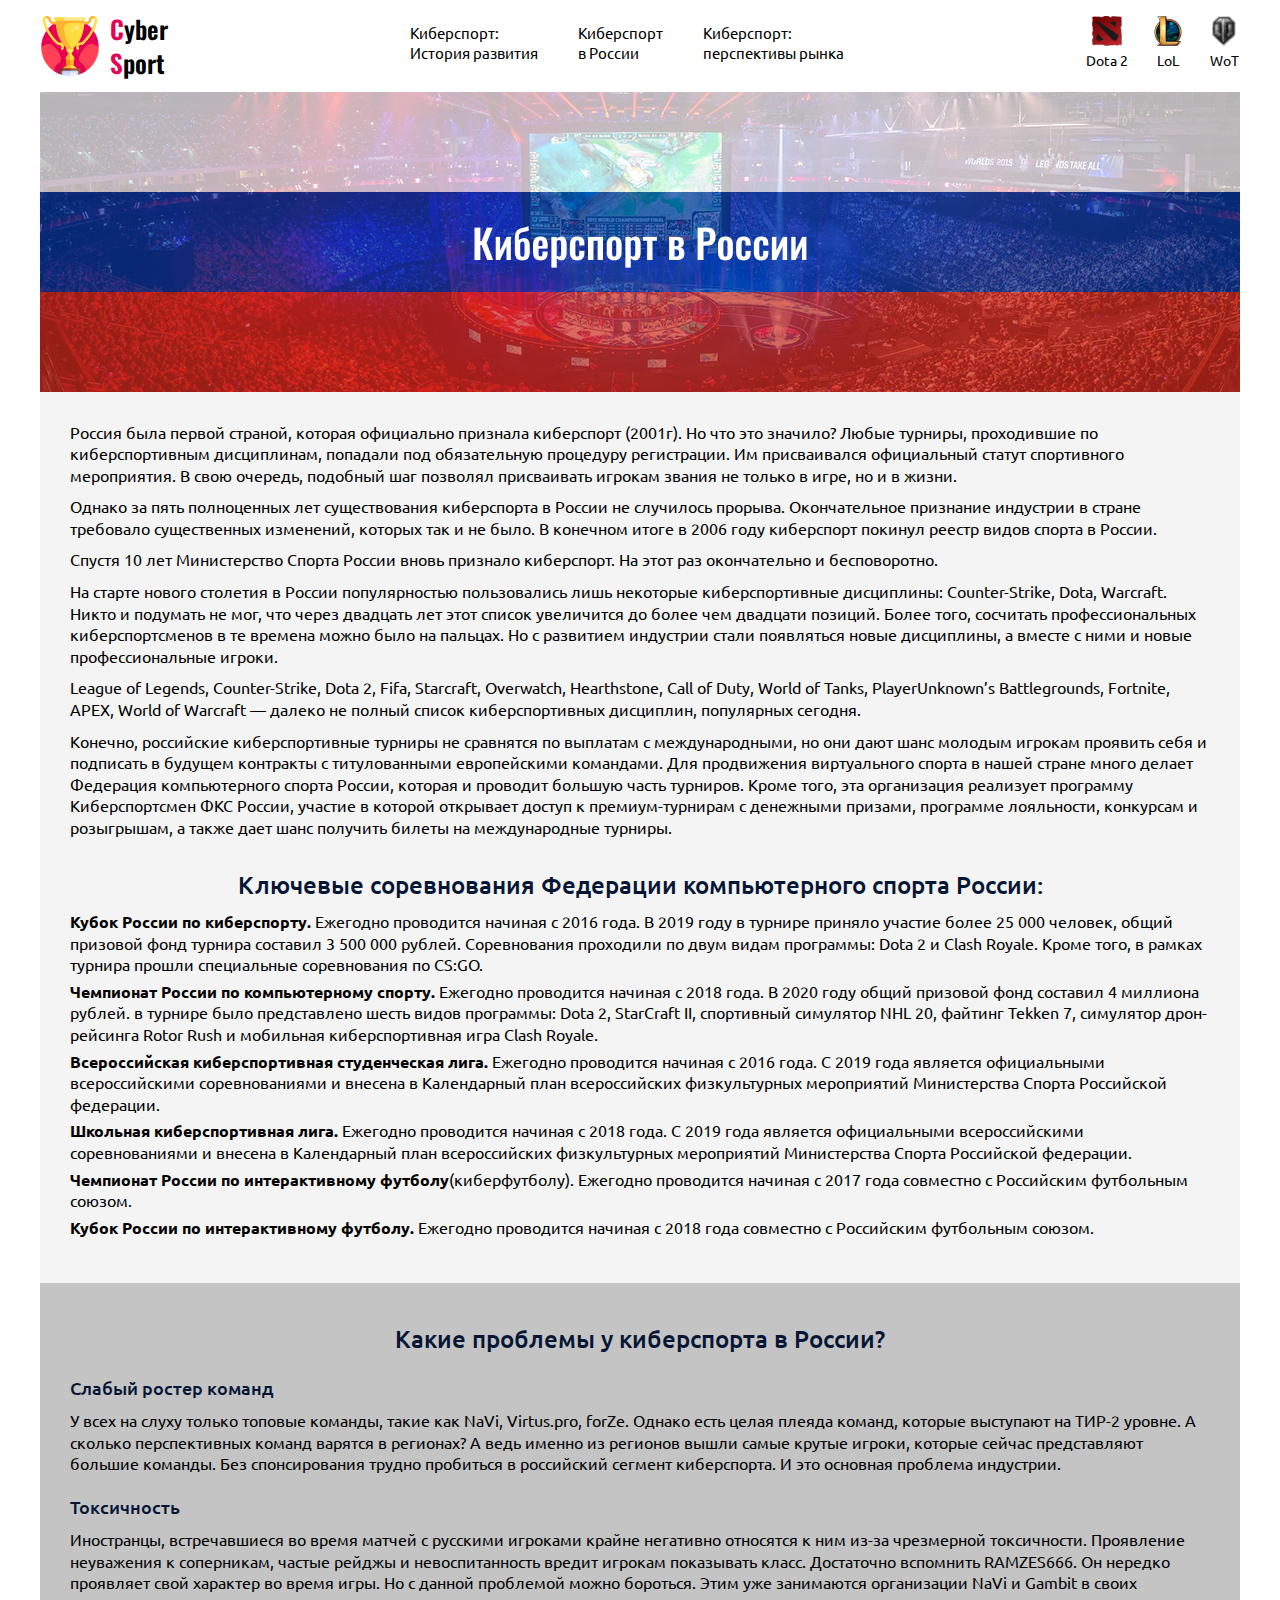
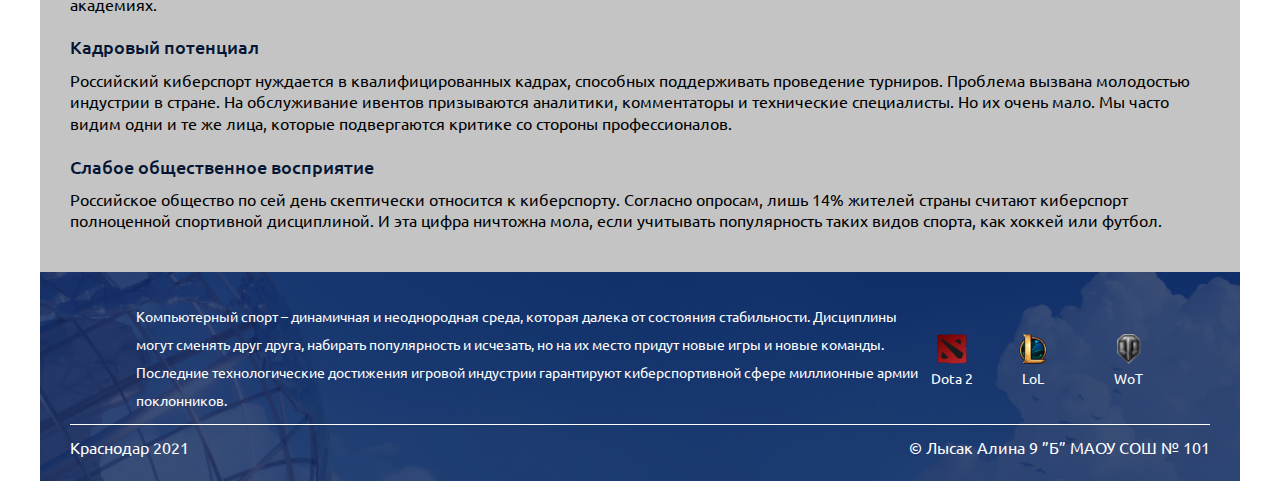
<file: inRussia.html>
<!DOCTYPE html>
<html lang="en">
<head>
    <meta charset="UTF-8">
    <meta name="viewport" content="width=device-width, initial-scale=1.0">
    <title>CyberSport в России</title>
    <link rel="preconnect" href="https://fonts.gstatic.com">
    <link href="https://fonts.googleapis.com/css2?family=Oswald:wght@600&family=Ubuntu:ital,wght@0,400;0,500;0,700;1,300&display=swap" rel="stylesheet">
    <link rel="stylesheet" href="css/style.min.css" />
</head>
<body>
  <div class="content">

    <header>
      <div class="wrapper">
        <div class="logo">
          <a href="index.html">
            <img src="./img/logo.jpg" >
            <div class="logo_text"><span>C</span>yber<br> <span>S</span>port</div>
          </a>
        </div>
        <nav class="nav">
          <ul>
            <li><a href="history.html">Киберспорт:<br> История развития</a></li>
            <li><a href="inRussia.html">Киберспорт<br> в России</a></li>
            <li><a href="perspective.html">Киберспорт:<br> перспективы рынка</a></li>
          </ul>
        </nav>
        <nav class="nav_game">
          <ul class="nav_game__list">
            <li>
              <a href="Dota.html">
                <img src="./img/dota2.png" class="img_nav">
                <span>Dota 2</span>
              </a>
            </li>
            <li>
              <a href="LoL.html">
                <img src="./img/lol.png" class="img_nav">
                <span>LoL</span>
              </a>
            </li>
            <li>
              <a href="WoT.html">
                <img src="./img/wot.png" class="img_nav WoT_nav">
                <span>WoT</span>
              </a>
            </li>
          </ul>
        </nav>
      </div>
    </header>

    <section class="inRussia_content">
      <div class="container">

        <img src="./img/fon3.png">

        <div class="page_text">
          <p>Россия была первой страной, которая официально признала киберспорт (2001г). Но что это значило? Любые турниры, проходившие по киберспортивным дисциплинам, попадали под обязательную процедуру регистрации. Им присваивался официальный статут спортивного мероприятия. В свою очередь, подобный шаг позволял присваивать игрокам звания не только в игре, но и в жизни.</p>
          <p>Однако за пять полноценных лет существования киберспорта в России не случилось прорыва. Окончательное признание индустрии в стране требовало существенных изменений, которых так и не было. В конечном итоге в 2006 году киберспорт покинул реестр видов спорта в России.</p>
          <p>Спустя 10 лет Министерство Спорта России вновь признало киберспорт. На этот раз окончательно и бесповоротно.</p>
          <p>На старте нового столетия в России популярностью пользовались лишь некоторые киберспортивные дисциплины: Counter-Strike, Dota, Warcraft. Никто и подумать не мог, что через двадцать лет этот список увеличится до более чем двадцати позиций. Более того, сосчитать профессиональных киберспортсменов в те времена можно было на пальцах. Но с развитием индустрии стали появляться новые дисциплины, а вместе с ними и новые профессиональные игроки.</p>
          <p>League of Legends, Counter-Strike, Dota 2, Fifa, Starcraft, Overwatch, Hearthstone, Call of Duty, World of Tanks, PlayerUnknown’s Battlegrounds, Fortnite, APEX, World of Warcraft — далеко не полный список киберспортивных дисциплин, популярных сегодня.</p>
          <p>Конечно, российские киберспортивные турниры не сравнятся по выплатам с международными, но они дают шанс молодым игрокам проявить себя и подписать в будущем контракты с титулованными европейскими командами. Для продвижения виртуального спорта в нашей стране много делает Федерация компьютерного спорта России, которая и проводит большую часть турниров. Кроме того, эта организация реализует программу Киберспортсмен ФКС России, участие в которой открывает доступ к премиум-турнирам с денежными призами, программе лояльности, конкурсам и розыгрышам, а также дает шанс получить билеты на международные турниры.</p>

          <div class="competition">
            <h2 class="subtitle">Ключевые соревнования Федерации компьютерного спорта России:</h2>
            <ul class="ul_block">
              <li><b>Кубок России по киберспорту.</b> Ежегодно проводится начиная с 2016 года. В 2019 году в турнире приняло участие более 25 000 человек, общий призовой фонд турнира составил 3 500 000 рублей. Соревнования проходили по двум видам программы: Dota 2 и Clash Royale. Кроме того, в рамках турнира прошли специальные соревнования по CS:GO.</li>
              <li><b>Чемпионат России по компьютерному спорту.</b> Ежегодно проводится начиная с 2018 года. В 2020 году общий призовой фонд составил 4 миллиона рублей.  в турнире было представлено шесть видов программы: Dota 2, StarCraft II, спортивный симулятор NHL 20, файтинг Tekken 7, симулятор дрон-рейсинга Rotor Rush и мобильная киберспортивная игра Clash Royale.</li>
              <li><b>Всероссийская киберспортивная студенческая лига.</b> Ежегодно проводится начиная с 2016 года. С 2019 года является официальными всероссийскими соревнованиями и внесена в Календарный план всероссийских физкультурных мероприятий Министерства Спорта Российской федерации.</li>
              <li><b>Школьная киберспортивная лига.</b> Ежегодно проводится начиная с 2018 года. С 2019 года является официальными всероссийскими соревнованиями и внесена в Календарный план всероссийских физкультурных мероприятий Министерства Спорта Российской федерации.</li>
              <li><b>Чемпионат России по интерактивному футболу</b>(киберфутболу). Ежегодно проводится начиная с 2017 года совместно с Российским футбольным союзом.</li>
              <li><b>Кубок России по интерактивному футболу.</b> Ежегодно проводится начиная с 2018 года совместно с Российским футбольным союзом.</li>
            </ul>
          </div>

        </div>
        <div class="problems page_grey">
          <h2 class="subtitle">Какие проблемы у киберспорта в России?</h2>
          <div class="problem">
            <h4>Слабый ростер команд</h4>
            <p>У всех на слуху только топовые команды, такие как NaVi, Virtus.pro, forZe. Однако есть целая плеяда команд, которые выступают на ТИР-2 уровне. А сколько перспективных команд варятся в регионах? А ведь именно из регионов вышли самые крутые игроки, которые сейчас представляют большие команды. Без спонсирования трудно пробиться в российский сегмент киберспорта. И это основная проблема индустрии.</p>
          </div>
          <div class="problem">
            <h4>Токсичность</h4>
            <p>Иностранцы, встречавшиеся во время матчей с русскими  игроками крайне негативно относятся к ним из-за чрезмерной токсичности. Проявление неуважения к соперникам, частые рейджы и невоспитанность вредит игрокам показывать класс. Достаточно вспомнить RAMZES666. Он нередко проявляет свой характер во время игры. Но с данной проблемой можно бороться. Этим уже занимаются организации NaVi и Gambit в своих академиях.</p>
          </div>
          <div class="problem">
            <h4>Кадровый потенциал</h4>
            <p>Российский киберспорт нуждается в квалифицированных кадрах, способных поддерживать проведение турниров. Проблема вызвана молодостью индустрии в стране. На обслуживание ивентов призываются аналитики, комментаторы и технические специалисты. Но их очень мало. Мы часто видим одни и те же лица, которые подвергаются критике со стороны профессионалов.</p>
          </div>
          <div class="problem">
            <h4>Слабое общественное восприятие</h4>
            <p>Российское общество по сей день скептически относится к киберспорту. Согласно опросам, лишь 14% жителей страны считают киберспорт полноценной спортивной дисциплиной. И эта цифра ничтожна мола, если учитывать популярность таких видов спорта, как хоккей или футбол.</p>
          </div>
        </div>

      </div>
    </section>

    <footer>
      <div class="container">
        <div class="footer_wrap">
          <div class="footer_top">
            <div class="footer_top_text">Компьютерный спорт – динамичная и неоднородная среда, которая далека от состояния стабильности. Дисциплины могут сменять друг друга, набирать популярность и исчезать, но на их место придут новые игры и новые команды. Последние технологические достижения игровой индустрии гарантируют киберспортивной сфере миллионные армии поклонников.</div>
            <div class="footer_nav">
              <ul class="nav_game__list">
                <li>
                  <a href="Dota.html">
                    <img src="./img/dota2.png" class="img_nav">
                    <span>Dota 2</span>
                  </a>
                </li>
                <li>
                  <a href="LoL.html">
                    <img src="./img/lol.png" class="img_nav">
                    <span>LoL</span>
                  </a>
                </li>
                <li>
                  <a href="WoT.html">
                    <img src="./img/wot.png" class="img_nav WoT_nav">
                    <span>WoT</span>
                  </a>
                </li>
              </ul>
            </div>
          </div>
          <div class="footer_bottom">
            <div class="footer_bottom_left">Краснодар 2021</div>
            <div class="footer_copy">© Лысак  Алина 9 ”Б” МАОУ СОШ № 101</div>
          </div>
        </div>
      </div>
    </footer>

  </div>   
</body>
</html>
</file>
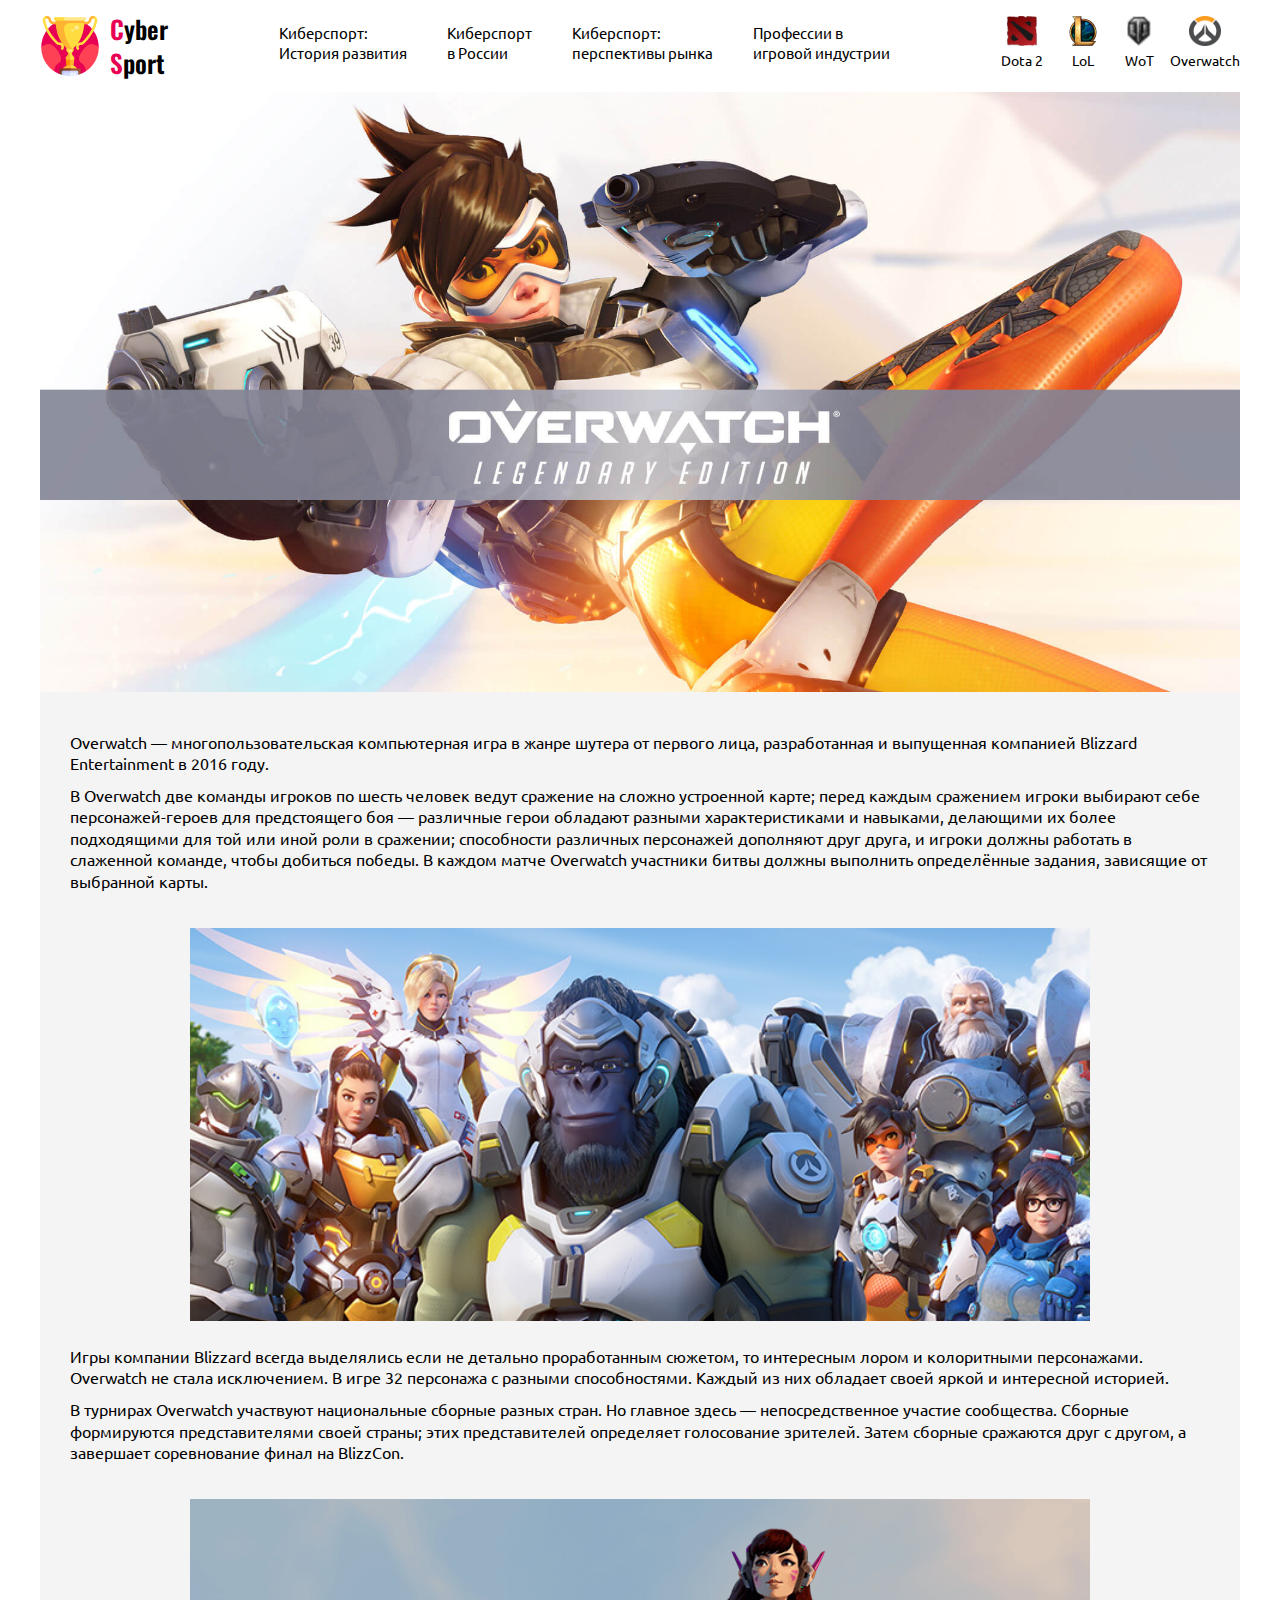
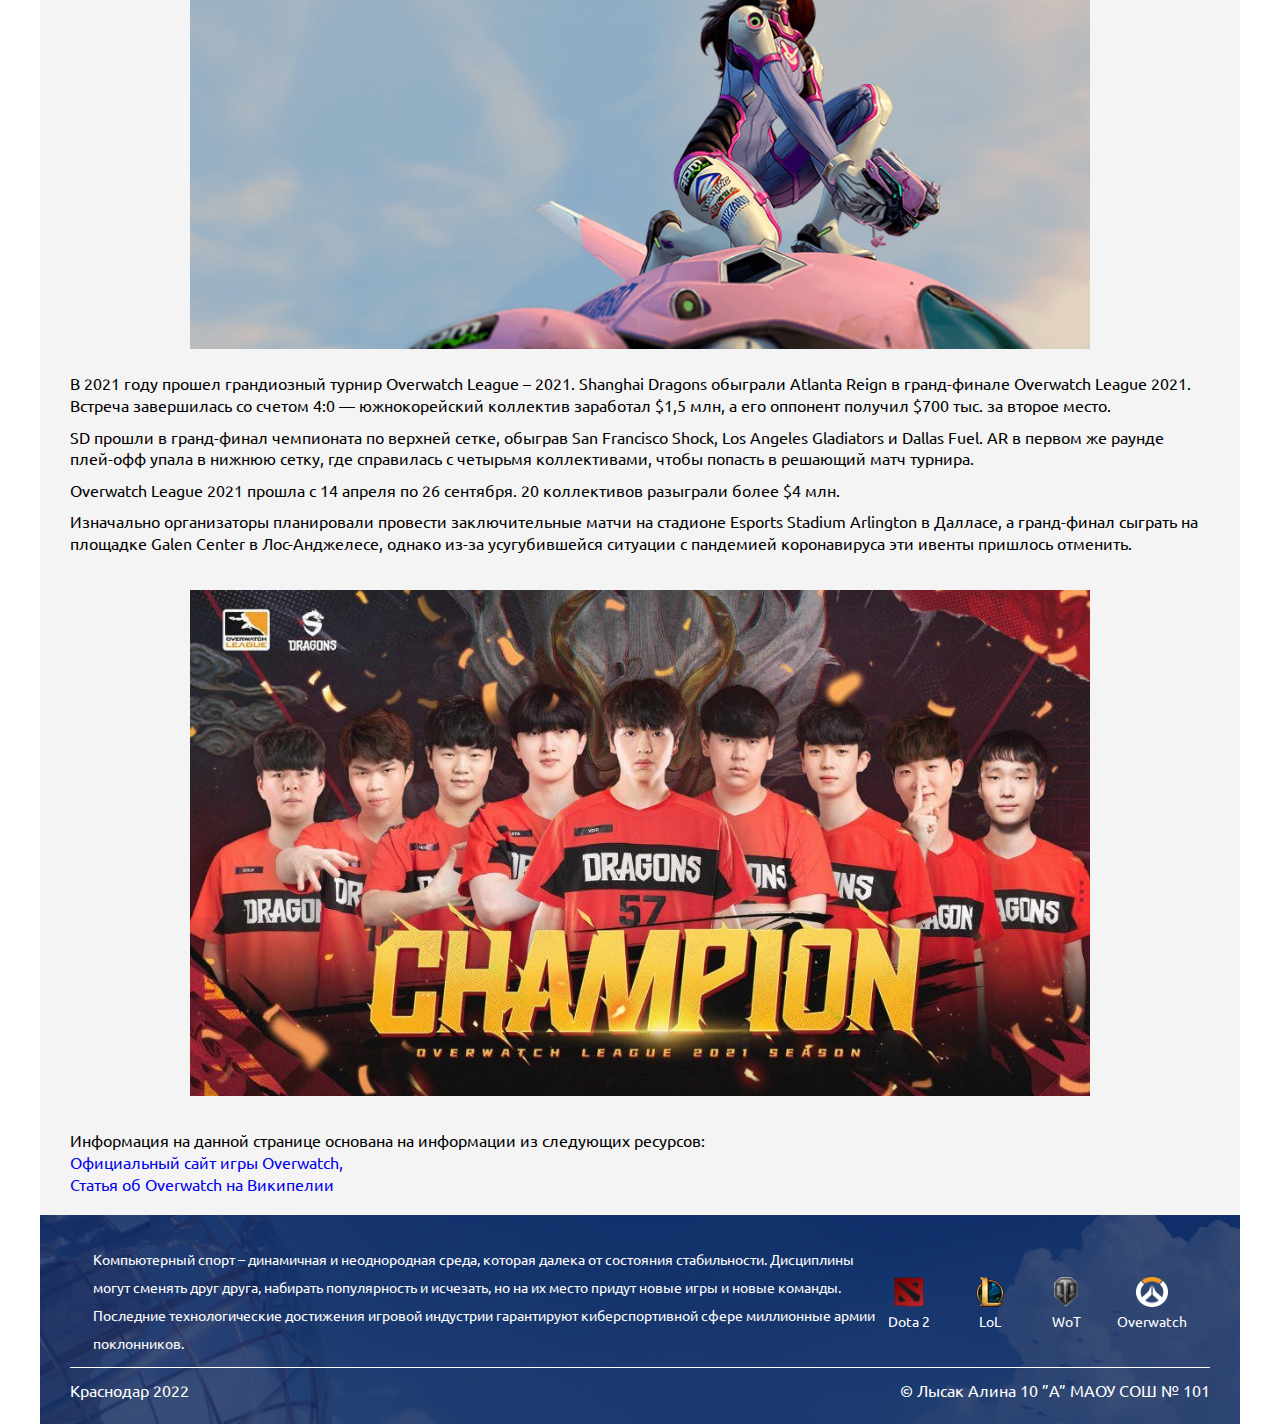
<file: overwatch.html>
<!DOCTYPE html>
<html lang="en">
  <head>
    <meta charset="UTF-8" />
    <meta name="viewport" content="width=device-width, initial-scale=1.0" />
    <title>CyberSport | Overwatch</title>
    <link rel = "preconnect" href = "https://fonts.gstatic.com">
    <link href = "https://fonts.googleapis.com/css2?family=Oswald:wght@600&family=Ubuntu:ital,wght@0,400;0,700;1,400&display=swap "rel="stylesheet">
    <link rel="stylesheet" href="css/style.min.css" />
  </head>
  <body>
    <div class="content">

      <header>
        <div class="wrapper">
          <div class="hamburger-menu">
            <input id="menu__toggle" type="checkbox" />
            <label class="menu__btn" for="menu__toggle">
              <span></span>
            </label>
        
            <ul class="menu__box">
              <li><a class="menu__item" href="index.html">Главная</a></li>
              <li><a class="menu__item" href="history.html">Киберспорт: История развития</a></li>
              <li><a class="menu__item" href="inRussia.html">Киберспорт в России</a></li>
              <li><a class="menu__item" href="perspective.html">Киберспорт: перспективы рынка</a></li>
              <li><a class="menu__item" href="profession.html">Профессии в игровой индустрии</a></li>
              <li><a class="menu__item" href="Dota.html">Dota 2</a></li>
              <li><a class="menu__item" href="LoL.html">League of Legends</a></li>
              <li><a class="menu__item" href="WoT.html">World of Tanks</a></li>
              <li><a class="menu__item" href="overwatch.html">Overwatch</a></li>
            </ul>
          </div>
          <div class="logo">
            <a href="index.html">
              <img src="./img/logo.jpg" >
              <div class="logo_text"><span>C</span>yber<br> <span>S</span>port</div>
            </a>
          </div>
          <nav class="nav">
            <ul>
              <li><a href="history.html">Киберспорт:<br> История развития</a></li>
              <li><a href="inRussia.html">Киберспорт<br> в России</a></li>
              <li><a href="perspective.html">Киберспорт:<br> перспективы рынка</a></li>
              <li><a href="profession.html">Профессии в<br> игровой индустрии</a></li>
            </ul>
          </nav>
          <nav class="nav_game">
            <ul class="nav_game__list nav_game__list-header">
              <li>
                <a href="Dota.html">
                  <img src="./img/dota2.png" class="img_nav">
                  <span>Dota 2</span>
                </a>
              </li>
              <li>
                <a href="LoL.html">
                  <img src="./img/lol.png" class="img_nav">
                  <span>LoL</span>
                </a>
              </li>
              <li>
                <a href="WoT.html">
                  <img src="./img/wot.png" class="img_nav WoT_nav">
                  <span>WoT</span>
                </a>
              </li>
              <li>
                <a href="overwatch.html">
                  <img src="./img/overwatch/logo.png" class="img_nav WoT_nav">
                  <span>Overwatch</span>
                </a>
              </li>
            </ul>
          </nav>
        </div>
      </header>

      <section class="game">
        <div class="container">
          <img src="./img/overwatch/Name.jpg" class="main_prelude-img">

          <div class="game_description">
            <div>
              <p>Overwatch — многопользовательская компьютерная игра в жанре шутера от первого лица, разработанная и выпущенная компанией Blizzard Entertainment в 2016 году.</p>
              <p>В Overwatch две команды игроков по шесть человек ведут сражение на сложно устроенной карте; перед каждым сражением игроки выбирают себе персонажей-героев для предстоящего боя — различные герои обладают разными характеристиками и навыками, делающими их более подходящими для той или иной роли в сражении; способности различных персонажей дополняют друг друга, и игроки должны работать в слаженной команде, чтобы добиться победы. В каждом матче Overwatch участники битвы должны выполнить определённые задания, зависящие от выбранной карты.</p>
            </div>
          </div>

          <div class="game_content">
            <div class="game_small_screen">
              <img src="./img/overwatch/overwatch_team.jpg" alt="Персонажи игры" class="screen">
            </div>
            <p>Игры компании Blizzard всегда выделялись если не детально проработанным сюжетом, то интересным лором и колоритными персонажами. Overwatch не стала исключением. В игре 32 персонажа с разными способностями. Каждый из них обладает своей яркой и интересной историей.</p>
            <p>В турнирах Overwatch участвуют национальные сборные разных стран. Но главное здесь — непосредственное участие сообщества. Сборные формируются представителями своей страны; этих представителей определяет голосование зрителей. Затем сборные сражаются друг с другом, а завершает соревнование финал на BlizzCon.</p>
            <div class="game_small_screen">
              <img src="img/overwatch/overwatch_girl.png" alt="Персонаж игры" class="screen">
            </div>
            <p>В 2021 году прошел грандиозный турнир Overwatch League – 2021. Shanghai Dragons обыграли Atlanta Reign в гранд-финале Overwatch League 2021. Встреча завершилась со счетом 4:0 — южнокорейский коллектив заработал $1,5 млн, а его оппонент получил $700 тыс. за второе место.</p>
            <p>SD прошли в гранд-финал чемпионата по верхней сетке, обыграв San Francisco Shock, Los Angeles Gladiators и Dallas Fuel. AR в первом же раунде плей-офф упала в нижнюю сетку, где справилась с четырьмя коллективами, чтобы попасть в решающий матч турнира.</p>
            <p>Overwatch League 2021 прошла с 14 апреля по 26 сентября. 20 коллективов разыграли более $4 млн.</p>
            <p>Изначально организаторы планировали провести заключительные матчи на стадионе Esports Stadium Arlington в Далласе, а гранд-финал сыграть на площадке Galen Center в Лос-Анджелесе, однако из-за усугубившейся ситуации с пандемией коронавируса эти ивенты пришлось отменить.</p>
            <div class="game_small_screen">
              <img src="img/overwatch/Champions.jpg" alt="Победители Overwatch League – 2021" class="screen">
            </div>
          </div>
          <div class="page_text">Информация на данной странице основана на информации из следующих ресурсов:
           <a href="https://playoverwatch.com/ru-ru/" target="_blank">Официальный сайт игры Overwatch,</a>
           <a href="https://ru.wikipedia.org/wiki/Overwatch#:~:text=Overwatch%20%E2%80%94%20%D0%BC%D0%BD%D0%BE%D0%B3%D0%BE%D0%BF%D0%BE%D0%BB%D1%8C%D0%B7%D0%BE%D0%B2%D0%B0%D1%82%D0%B5%D0%BB%D1%8C%D1%81%D0%BA%D0%B0%D1%8F%20%D0%BA%D0%BE%D0%BC%D0%BF%D1%8C%D1%8E%D1%82%D0%B5%D1%80%D0%BD%D0%B0%D1%8F%20%D0%B8%D0%B3%D1%80%D0%B0%20%D0%B2,2019%20%D0%B3%D0%BE%D0%B4%D1%83%20%D0%B4%D0%BB%D1%8F%20Nintendo%20Switch." target="_blank">Статья об Overwatch на Википелии</a>
          </div>
        </div>
      </section>

      <footer>
        <div class="container">
          <div class="footer_wrap">
            <div class="footer_top">
              <div class="footer_top_text">Компьютерный спорт – динамичная и неоднородная среда, которая далека от состояния стабильности. Дисциплины могут сменять друг друга, набирать популярность и исчезать, но на их место придут новые игры и новые команды. Последние технологические достижения игровой индустрии гарантируют киберспортивной сфере миллионные армии поклонников.</div>
              <div class="footer_nav">
                <ul class="nav_game__list">
                  <li>
                    <a href="Dota.html">
                      <img src="./img/dota2.png" class="img_nav">
                      <span>Dota 2</span>
                    </a>
                  </li>
                  <li>
                    <a href="LoL.html">
                      <img src="./img/lol.png" class="img_nav">
                      <span>LoL</span>
                    </a>
                  </li>
                  <li>
                    <a href="WoT.html">
                      <img src="./img/wot.png" class="img_nav WoT_nav">
                      <span>WoT</span>
                    </a>
                  </li>
                  <li>
                    <a href="overwatch.html">
                      <img src="./img/overwatch/logo2.png" class="img_nav WoT_nav">
                      <span>Overwatch</span>
                    </a>
                  </li>
                </ul>
              </div>
            </div>
            <div class="footer_bottom">
              <div class="footer_bottom_left">Краснодар 2022</div>
              <div class="footer_copy">© Лысак  Алина 10 ”A” МАОУ СОШ № 101</div>
            </div>
          </div>
        </div>
      </footer>

    </div>

  </body>
</html>
</file>
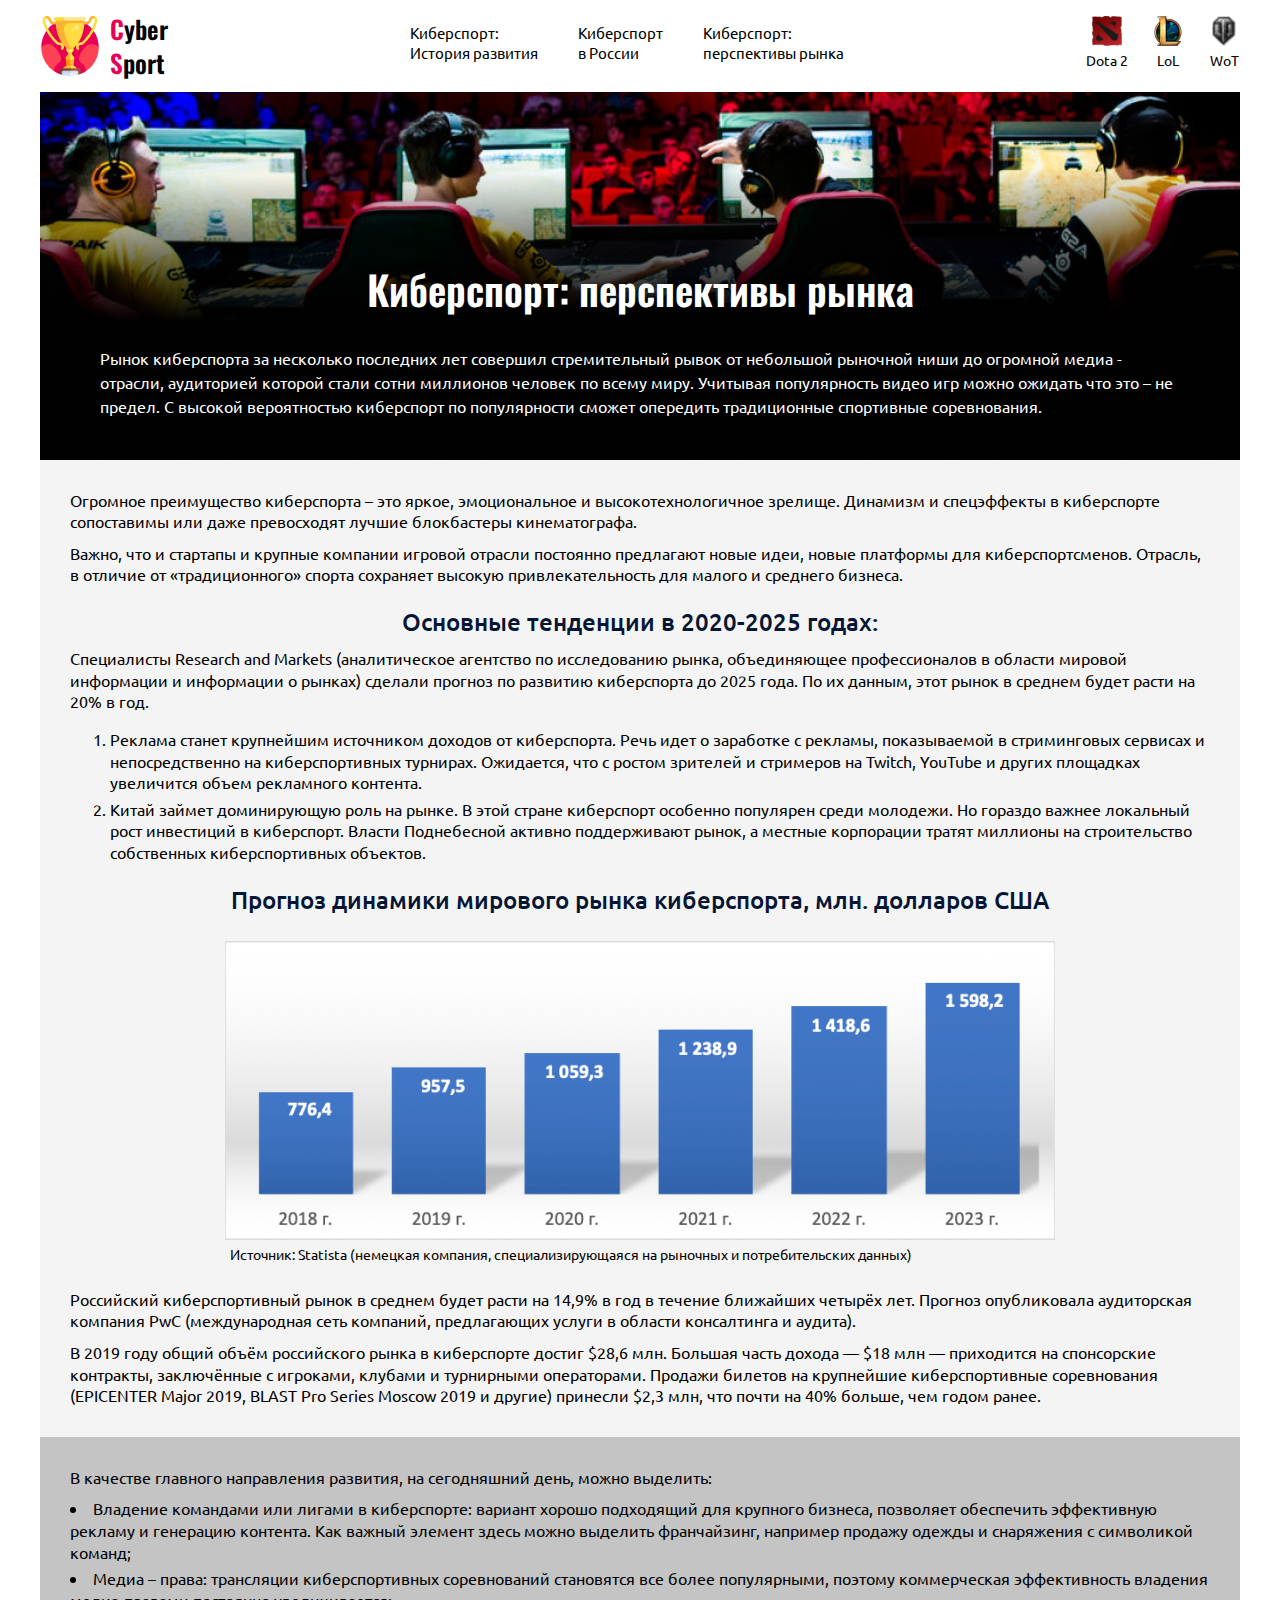
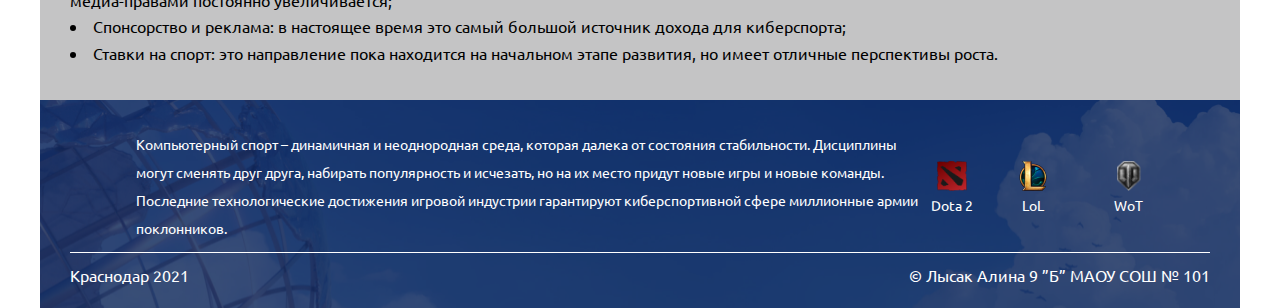
<file: perspective.html>
<!DOCTYPE html>
<html lang="en">
<head>
    <meta charset="UTF-8">
    <meta name="viewport" content="width=device-width, initial-scale=1.0">
    <title>CyberSport: перспективы рынка</title>
    <link rel="preconnect" href="https://fonts.gstatic.com">
    <link href="https://fonts.googleapis.com/css2?family=Oswald:wght@600&family=Ubuntu:ital,wght@0,400;0,500;0,700;1,300&display=swap" rel="stylesheet">
    <link rel="stylesheet" href="css/style.min.css" />
</head>
<body>
  <div class="content">

    <header>
      <div class="wrapper">
        <div class="logo">
          <a href="index.html">
            <img src="./img/logo.jpg" >
            <div class="logo_text"><span>C</span>yber<br> <span>S</span>port</div>
          </a>
        </div>
        <nav class="nav">
          <ul>
            <li><a href="history.html">Киберспорт:<br> История развития</a></li>
            <li><a href="inRussia.html">Киберспорт<br> в России</a></li>
            <li><a href="perspective.html">Киберспорт:<br> перспективы рынка</a></li>
          </ul>
        </nav>
        <nav class="nav_game">
          <ul class="nav_game__list">
            <li>
              <a href="Dota.html">
                <img src="./img/dota2.png" class="img_nav">
                <span>Dota 2</span>
              </a>
            </li>
            <li>
              <a href="LoL.html">
                <img src="./img/lol.png" class="img_nav">
                <span>LoL</span>
              </a>
            </li>
            <li>
              <a href="WoT.html">
                <img src="./img/wot.png" class="img_nav WoT_nav">
                <span>WoT</span>
              </a>
            </li>
          </ul>
        </nav>
      </div>
    </header>

    <section class="perspective_content">
      <div class="container">

        <div class="perspective_prelude">
          <h1 class="title perspective_title">Киберспорт: перспективы рынка</h1>
          <div class="perspective_prelude_text">
            <p>Рынок киберспорта за несколько последних лет совершил стремительный рывок от небольшой рыночной ниши до огромной медиа - отрасли, аудиторией которой стали сотни миллионов человек по всему миру. Учитывая популярность видео игр можно ожидать что это – не предел. С высокой вероятностью киберспорт по популярности сможет опередить традиционные спортивные соревнования.</p>
          </div>
        </div>

        <div class="page_text">
          <p>Огромное преимущество киберспорта – это яркое, эмоциональное и высокотехнологичное зрелище. Динамизм и спецэффекты в киберспорте сопоставимы или даже превосходят лучшие блокбастеры кинематографа.</p>
          <p>Важно, что и стартапы и крупные компании игровой отрасли постоянно предлагают новые идеи, новые платформы для киберспортсменов. Отрасль, в отличие от «традиционного» спорта сохраняет высокую привлекательность для малого и среднего бизнеса.</p>
          <h2 class="subtitle">Основные тенденции в 2020-2025 годах:</h2>
          <p>Специалисты Research and Markets (аналитическое агентство по исследованию рынка, объединяющее профессионалов в области мировой информации и информации о рынках) сделали прогноз по развитию киберспорта до 2025 года. По их данным, этот рынок в среднем будет расти на 20% в год.</p>
          <ol>
            <li>Реклама станет крупнейшим источником доходов от киберспорта. Речь идет о заработке с рекламы, показываемой в стриминговых сервисах и непосредственно на киберспортивных турнирах. Ожидается, что с ростом зрителей и стримеров на Twitch, YouTube и других площадках увеличится объем рекламного контента.</li>
            <li>Китай займет доминирующую роль на рынке. В этой стране киберспорт особенно популярен среди молодежи. Но гораздо важнее локальный рост инвестиций в киберспорт. Власти Поднебесной активно поддерживают рынок, а местные корпорации тратят миллионы на строительство собственных киберспортивных объектов.</li>
          </ol>
          <h2 class="subtitle">Прогноз динамики мирового рынка киберспорта, млн. долларов США</h2>
          <div class="page_img">
            <img src="./img/graph.png" alt="график прогноза динамики рынка">
            <div class="sign">Источник: Statista (немецкая компания, специализирующаяся на рыночных и потребительских данных)</div>
          </div>
          <p>Российский киберспортивный рынок в среднем будет расти на 14,9% в год в течение ближайших четырёх лет. Прогноз опубликовала аудиторская компания PwC (международная сеть компаний, предлагающих услуги в области консалтинга и аудита).</p>
          <p>В 2019 году общий объём российского рынка в киберспорте достиг $28,6 млн. Большая часть дохода — $18 млн — приходится на спонсорские контракты, заключённые с игроками, клубами и турнирными операторами. Продажи билетов на крупнейшие киберспортивные соревнования (EPICENTER Major 2019, BLAST Pro Series Moscow 2019 и другие) принесли $2,3 млн, что почти на 40% больше, чем годом ранее.</p>
        </div>

        <div class="page_grey">
          <p>В качестве главного направления развития, на сегодняшний день, можно выделить:</p>
          <ul class="ul_block ul_dot" >
            <li>Владение командами или лигами в киберспорте: вариант хорошо подходящий для крупного бизнеса, позволяет обеспечить эффективную рекламу и генерацию контента. Как важный элемент здесь можно выделить франчайзинг, например продажу одежды и снаряжения с символикой команд;</li>
            <li>Медиа – права: трансляции киберспортивных соревнований становятся все более популярными, поэтому коммерческая эффективность владения медиа-правами постоянно увеличивается;</li>
            <li>Спонсорство и реклама: в настоящее время это самый большой источник дохода для киберспорта;</li>
            <li>Ставки на спорт: это направление пока находится на начальном этапе развития, но имеет отличные перспективы роста.</li>  
          </ul>
        </div>

      </div>
    </section>

    <footer>
      <div class="container">
        <div class="footer_wrap">
          <div class="footer_top">
            <div class="footer_top_text">Компьютерный спорт – динамичная и неоднородная среда, которая далека от состояния стабильности. Дисциплины могут сменять друг друга, набирать популярность и исчезать, но на их место придут новые игры и новые команды. Последние технологические достижения игровой индустрии гарантируют киберспортивной сфере миллионные армии поклонников.</div>
            <div class="footer_nav">
              <ul class="nav_game__list">
                <li>
                  <a href="Dota.html">
                    <img src="./img/dota2.png" class="img_nav">
                    <span>Dota 2</span>
                  </a>
                </li>
                <li>
                  <a href="LoL.html">
                    <img src="./img/lol.png" class="img_nav">
                    <span>LoL</span>
                  </a>
                </li>
                <li>
                  <a href="WoT.html">
                    <img src="./img/wot.png" class="img_nav WoT_nav">
                    <span>WoT</span>
                  </a>
                </li>
              </ul>
            </div>
          </div>
          <div class="footer_bottom">
            <div class="footer_bottom_left">Краснодар 2021</div>
            <div class="footer_copy">© Лысак  Алина 9 ”Б” МАОУ СОШ № 101</div>
          </div>
        </div>
      </div>
    </footer>

  </div>   
</body>
</html>
</file>
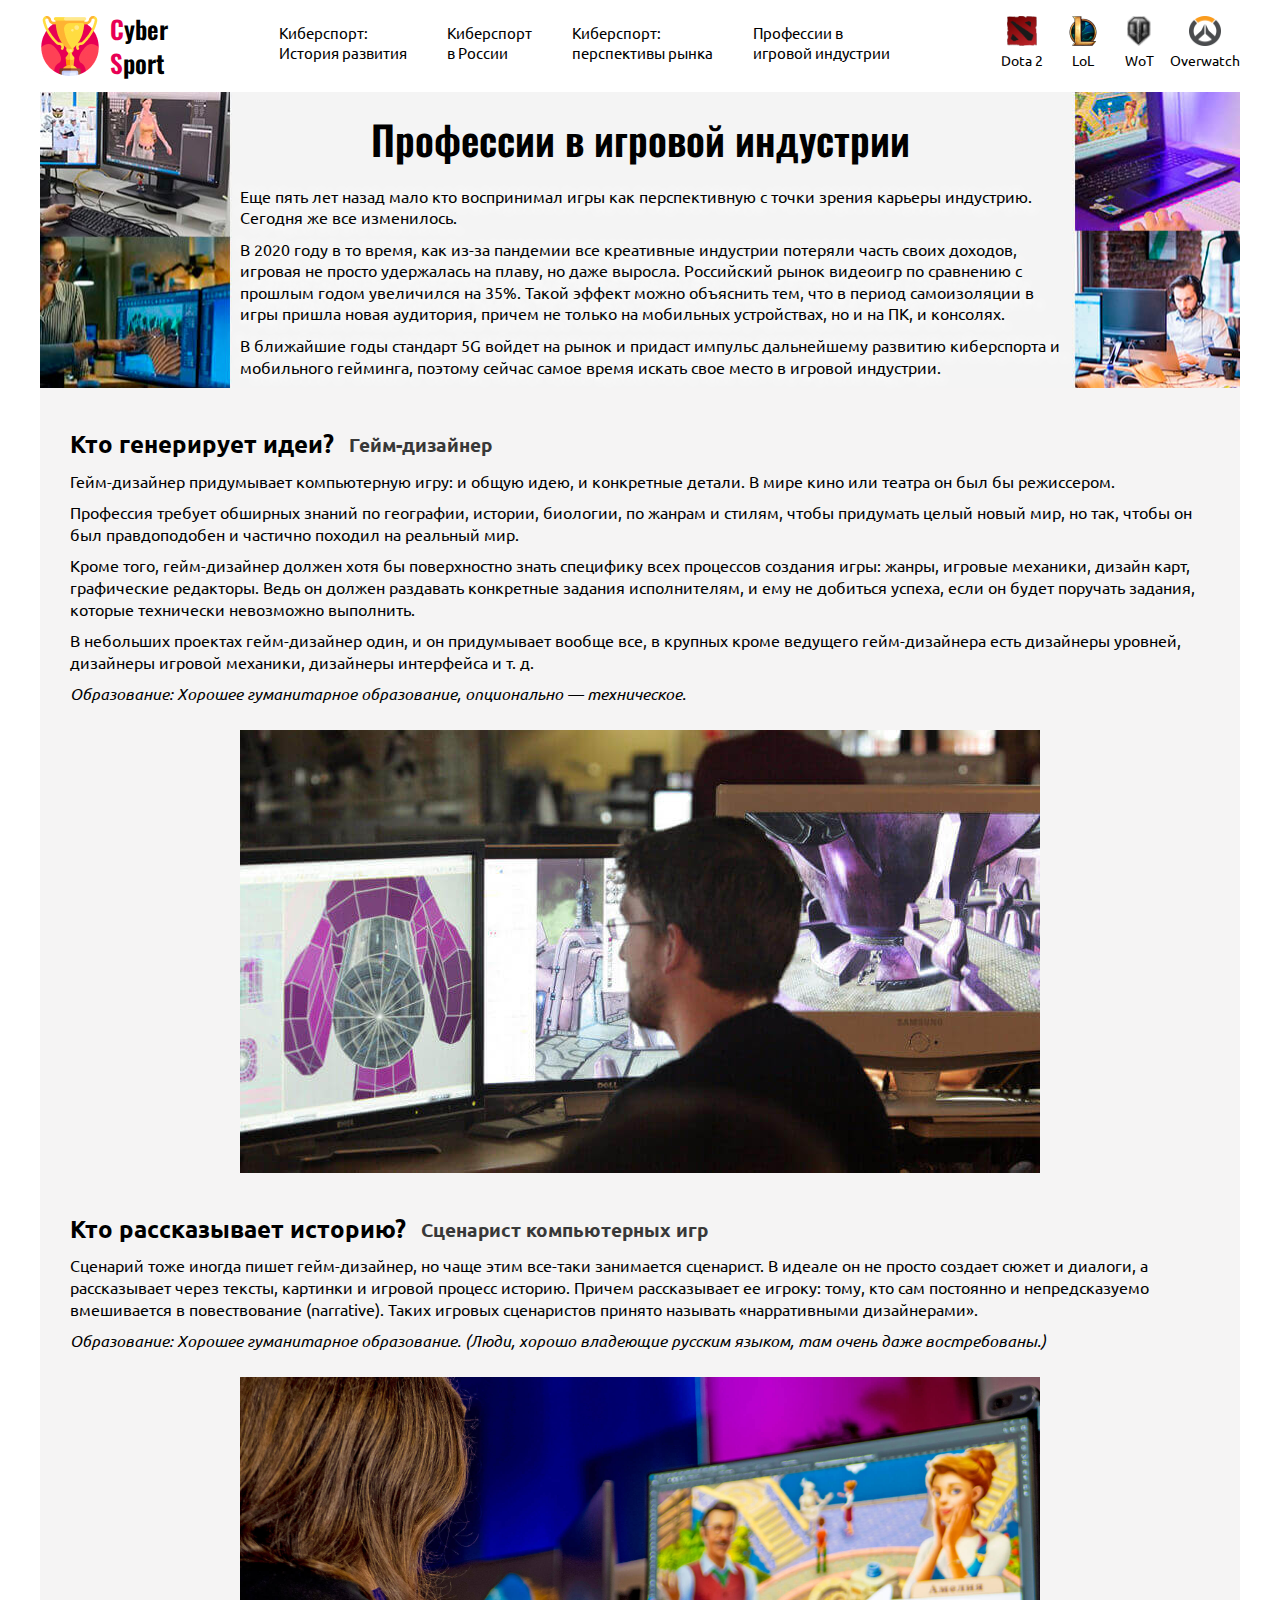
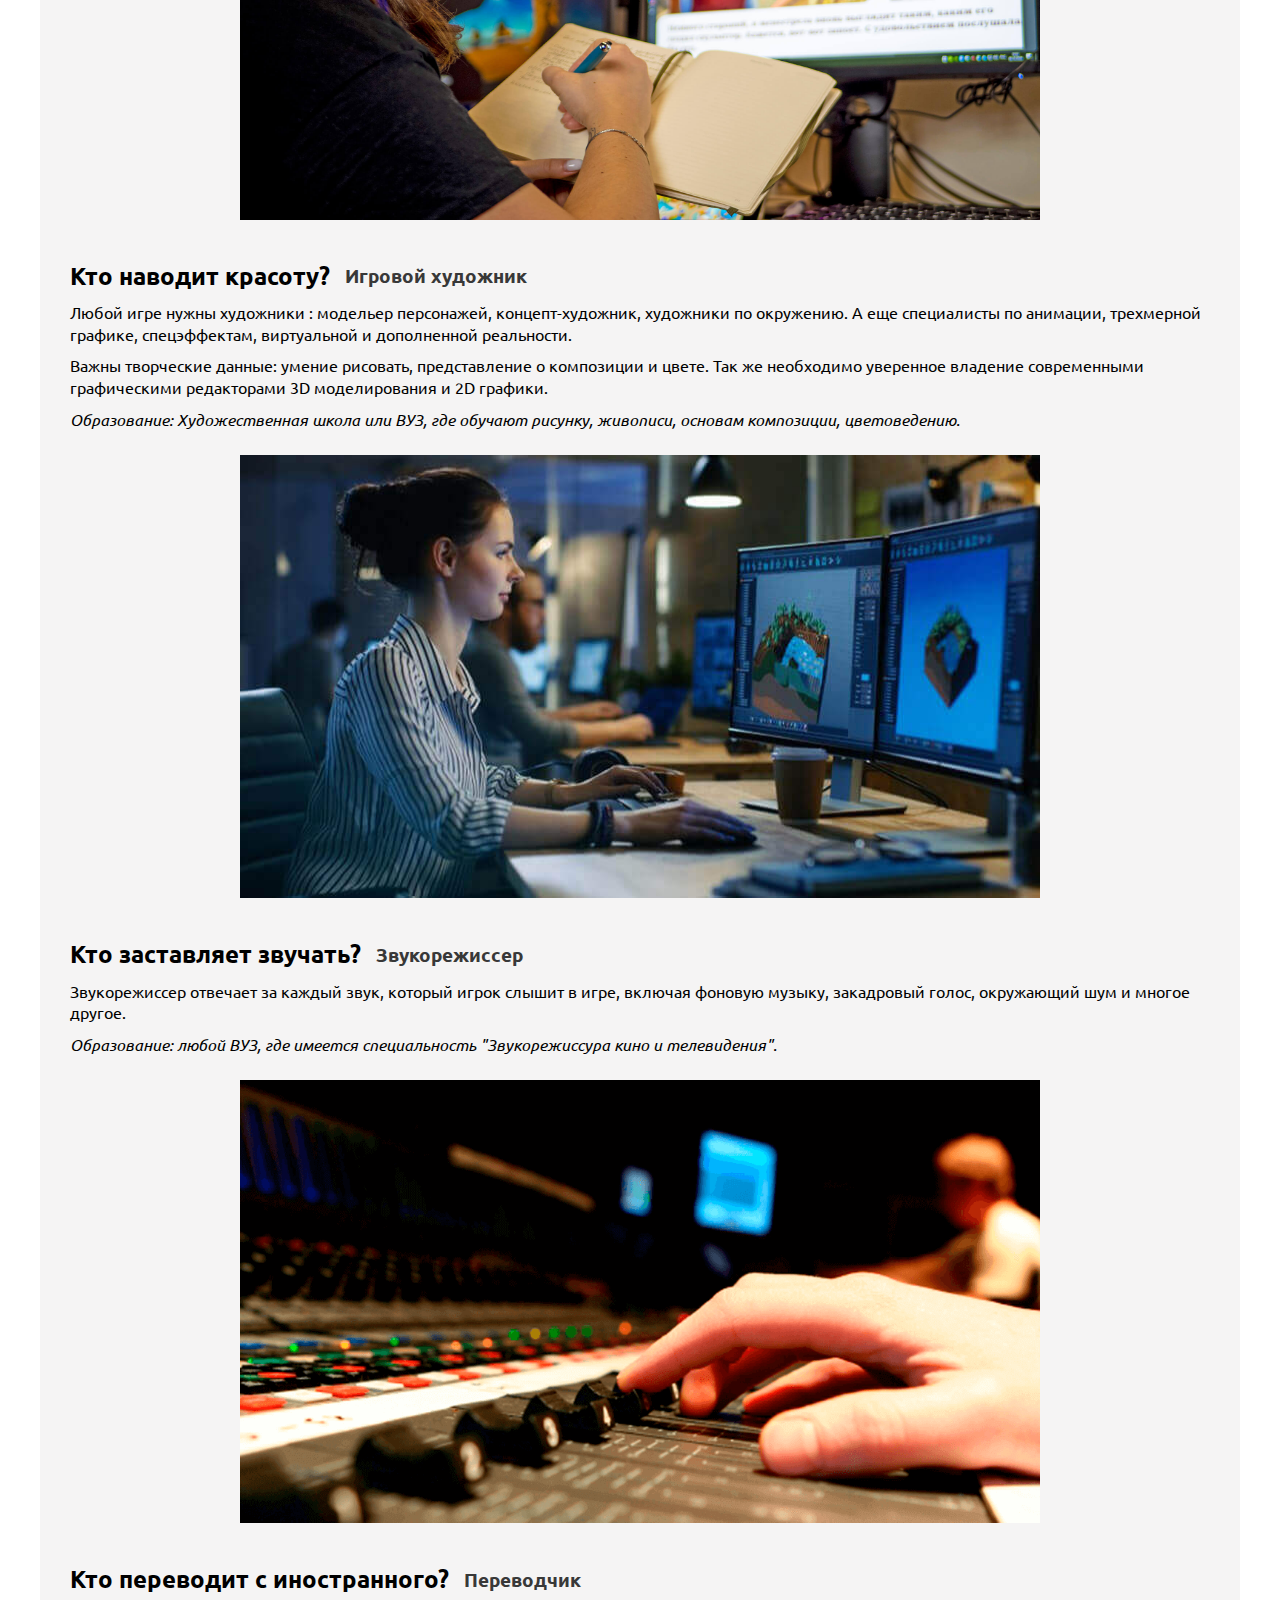
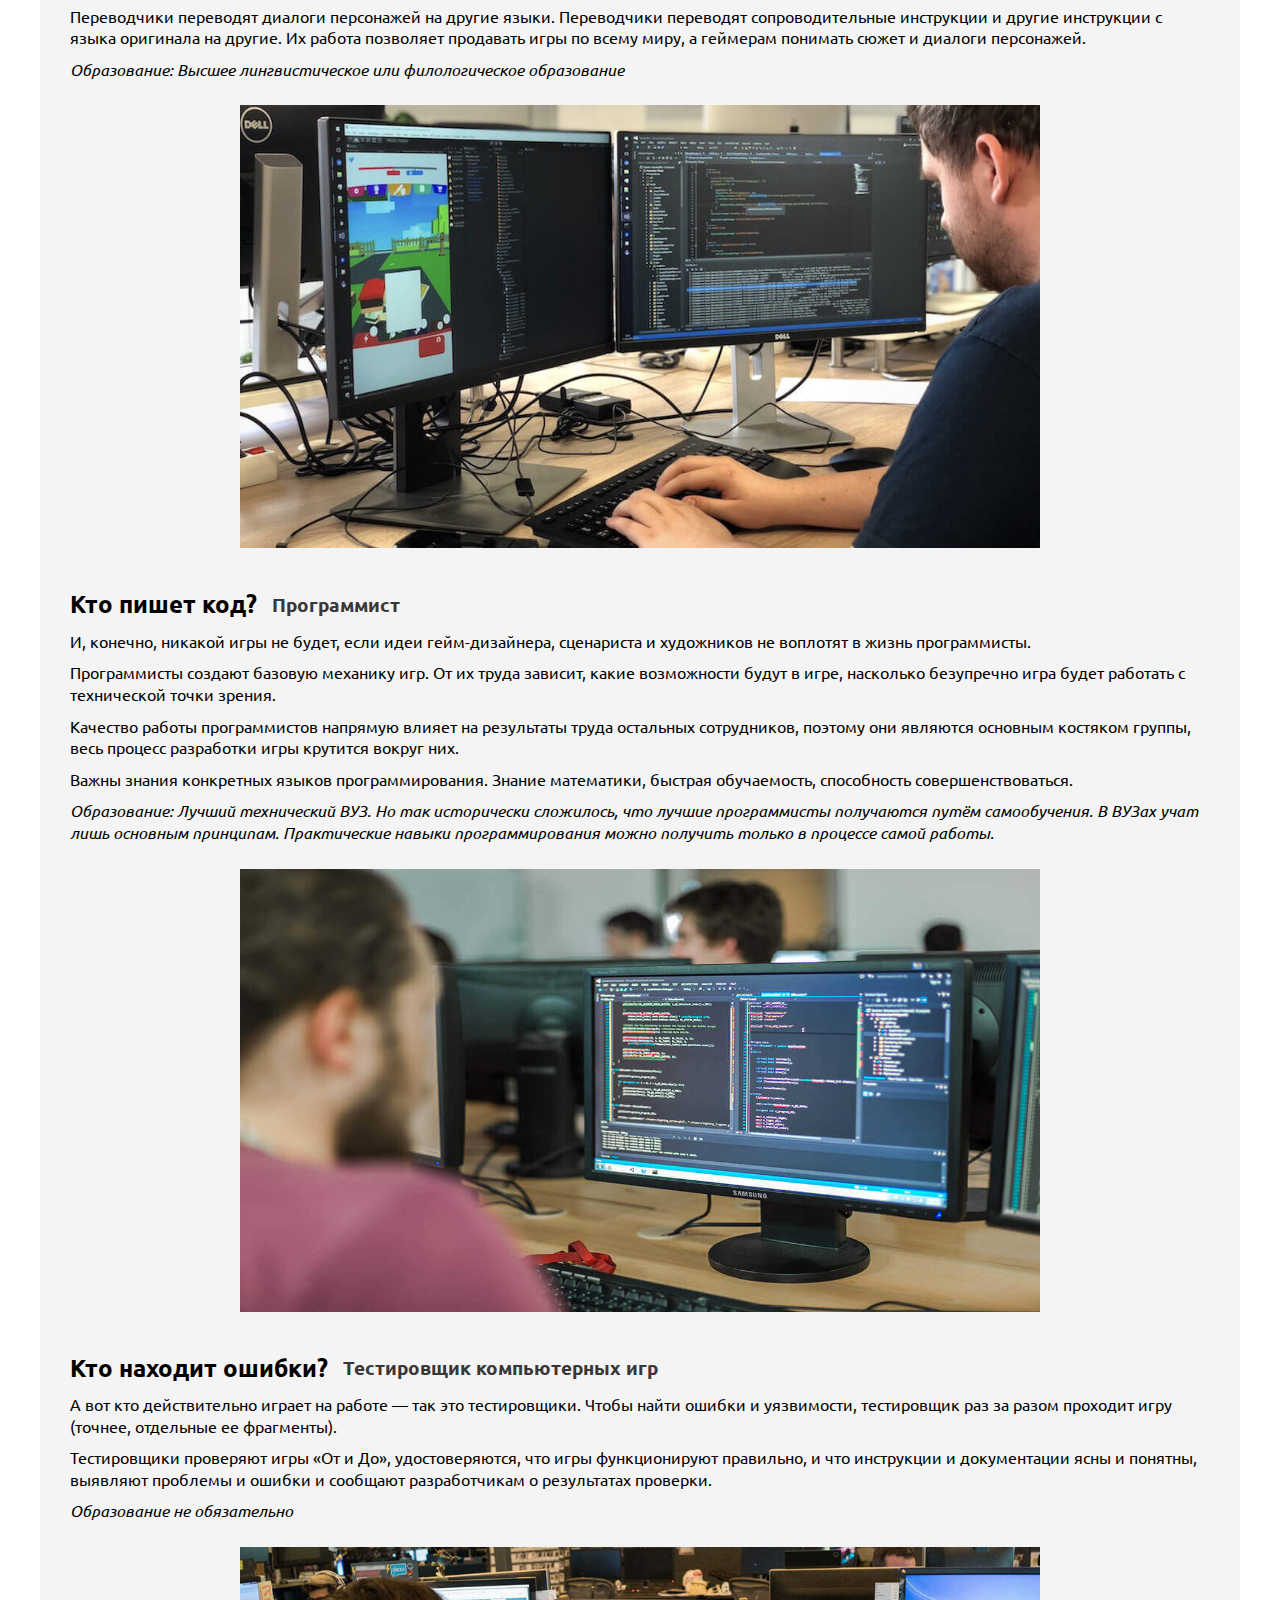
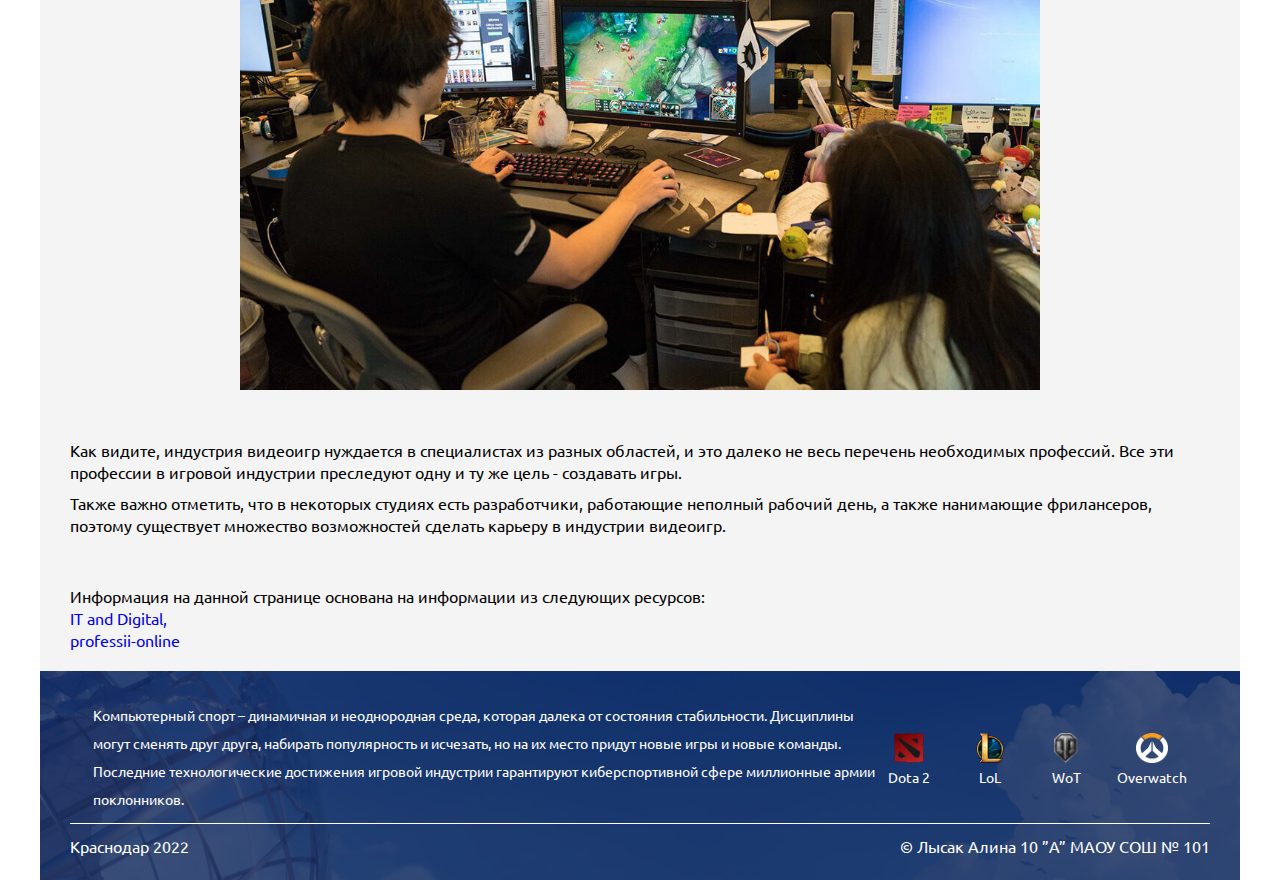
<file: profession.html>
<!DOCTYPE html>
<html lang="en">
<head>
    <meta charset="UTF-8">
    <meta name="viewport" content="width=device-width, initial-scale=1.0">
    <title>CyberSport: Профессии в игровой индустрии</title>
    <link rel = "preconnect" href = "https://fonts.gstatic.com">
    <link href = "https://fonts.googleapis.com/css2?family=Oswald:wght@600&family=Ubuntu:ital,wght@0,400;0,700;1,400&display=swap "rel="stylesheet">
    <link rel="stylesheet" href="css/style.min.css" />
</head>
<body>
  <div class="content">

    <header>
      <div class="wrapper">
        <div class="hamburger-menu">
          <input id="menu__toggle" type="checkbox" />
          <label class="menu__btn" for="menu__toggle">
            <span></span>
          </label>
      
          <ul class="menu__box">
            <li><a class="menu__item" href="index.html">Главная</a></li>
            <li><a class="menu__item" href="history.html">Киберспорт: История развития</a></li>
            <li><a class="menu__item" href="inRussia.html">Киберспорт в России</a></li>
            <li><a class="menu__item" href="perspective.html">Киберспорт: перспективы рынка</a></li>
            <li><a class="menu__item" href="profession.html">Профессии в игровой индустрии</a></li>
            <li><a class="menu__item" href="Dota.html">Dota 2</a></li>
            <li><a class="menu__item" href="LoL.html">League of Legends</a></li>
            <li><a class="menu__item" href="WoT.html">World of Tanks</a></li>
            <li><a class="menu__item" href="overwatch.html">Overwatch</a></li>
          </ul>
        </div>
        <div class="logo">
          <a href="index.html">
            <img src="./img/logo.jpg" >
            <div class="logo_text"><span>C</span>yber<br> <span>S</span>port</div>
          </a>
        </div>
        <nav class="nav">
          <ul>
            <li><a href="history.html">Киберспорт:<br> История развития</a></li>
            <li><a href="inRussia.html">Киберспорт<br> в России</a></li>
            <li><a href="perspective.html">Киберспорт:<br> перспективы рынка</a></li>
            <li><a href="profession.html">Профессии в<br> игровой индустрии</a></li>
          </ul>
        </nav>
        <nav class="nav_game">
          <ul class="nav_game__list nav_game__list-header">
            <li>
              <a href="Dota.html">
                <img src="./img/dota2.png" class="img_nav">
                <span>Dota 2</span>
              </a>
            </li>
            <li>
              <a href="LoL.html">
                <img src="./img/lol.png" class="img_nav">
                <span>LoL</span>
              </a>
            </li>
            <li>
              <a href="WoT.html">
                <img src="./img/wot.png" class="img_nav WoT_nav">
                <span>WoT</span>
              </a>
            </li>
            <li>
              <a href="overwatch.html">
                <img src="./img/overwatch/logo.png" class="img_nav WoT_nav">
                <span>Overwatch</span>
              </a>
            </li>
          </ul>
        </nav>
      </div>
    </header>

    <section class="history_content">
      <div class="container">

        <div class="profession_prelude">
          <h1 class="title">Профессии в игровой индустрии</h1>
          <div class="history_prelude_text profession_prelude_text">
            <p>Еще пять лет назад мало кто воспринимал игры как перспективную с точки зрения карьеры индустрию. Сегодня же все изменилось.</p>
            <p>В 2020 году в то время, как из-за пандемии все креативные индустрии потеряли часть своих доходов, игровая не просто удержалась на плаву, но даже выросла. Российский рынок видеоигр по сравнению с прошлым годом увеличился на 35%. Такой эффект можно объяснить тем, что в период самоизоляции в игры пришла новая аудитория, причем не только на мобильных устройствах, но и на ПК, и консолях.</p>
            <p>В ближайшие годы стандарт 5G войдет на рынок и придаст импульс дальнейшему развитию киберспорта и мобильного гейминга, поэтому сейчас самое время искать свое место в игровой индустрии.</p>
          </div>
        </div>

        <div class="page_text">
          <div class="title_wrap">
            <h2>Кто генерирует идеи?</h2>
            <h3>Гейм-дизайнер</h3>
          </div>
          <p>Гейм-дизайнер придумывает компьютерную игру: и общую идею, и конкретные детали. В мире кино или театра он был бы режиссером.</p>
          <p>Профессия требует обширных знаний по географии, истории, биологии, по жанрам и стилям, чтобы придумать целый новый мир, но так, чтобы он был правдоподобен и частично походил на реальный мир.</p>
          <p>Кроме того, гейм-дизайнер должен хотя бы поверхностно знать специфику всех процессов создания игры: жанры, игровые механики, дизайн карт, графические редакторы. Ведь он должен раздавать конкретные задания исполнителям, и ему не добиться успеха, если он будет поручать задания, которые технически невозможно выполнить.</p>
          <p>В небольших проектах гейм-дизайнер один, и он придумывает вообще все, в крупных кроме ведущего гейм-дизайнера есть дизайнеры уровней, дизайнеры игровой механики, дизайнеры интерфейса и т. д.</p>
          <p class="page_comment">Образование: Хорошее гуманитарное образование, опционально — техническое.</p>
          <div class="profession_img">
            <img src="img/profession/game_designer.jpeg" alt="Гейм-дизайнер">
          </div>
        </div>
        
        <div class="page_text">
          <div class="title_wrap">
            <h2>Кто рассказывает историю?</h2>
            <h3>Сценарист компьютерных игр</h3>
          </div>
          <p>Сценарий тоже иногда пишет гейм-дизайнер, но чаще этим все-таки занимается сценарист. В идеале он не просто создает сюжет и диалоги, а рассказывает через тексты, картинки и игровой процесс историю. Причем рассказывает ее игроку: тому, кто сам постоянно и непредсказуемо вмешивается в повествование (narrative). Таких игровых сценаристов принято называть «нарративными дизайнерами».</p>
          <p class="page_comment">Образование: Хорошее гуманитарное образование. (Люди, хорошо владеющие русским языком, там очень даже востребованы.)</p>
          <div class="profession_img">
            <img src="img/profession/writer.jpg" alt="Сценарист компьютерных игр">
          </div>
        </div>
        
        <div class="page_text">
          <div class="title_wrap">
            <h2>Кто наводит красоту?</h2>
            <h3>Игровой художник</h3>
          </div>
          <p>Любой игре нужны художники : модельер персонажей, концепт-художник, художники по окружению. А еще специалисты по анимации, трехмерной графике, спецэффектам, виртуальной и дополненной реальности.</p>
          <p>Важны творческие данные: умение рисовать, представление о композиции и цвете. Так же необходимо уверенное владение современными графическими редакторами 3D моделирования и 2D графики.</p>
          <p class="page_comment">Образование: Художественная школа или ВУЗ, где обучают рисунку, живописи, основам композиции, цветоведению.</p>
          <div class="profession_img">
            <img src="img/profession/designer.jpg" alt="Игровой художник">
          </div>
        </div>
        
        <div class="page_text">
          <div class="title_wrap">
            <h2>Кто заставляет звучать?</h2>
            <h3>Звукорежиссер</h3>
          </div>
          <p>Звукорежиссер отвечает за каждый звук, который игрок слышит в игре, включая фоновую музыку, закадровый голос, окружающий шум и многое другое.</p>
          <p class="page_comment">Образование: любой ВУЗ, где имеется специальность "Звукорежиссура кино и телевидения".</p>
          <div class="profession_img">
            <img src="img/profession/sound.png" alt="Звукорежиссер">
          </div>
        </div>
        
        <div class="page_text">
          <div class="title_wrap">
            <h2>Кто переводит с иностранного?</h2>
            <h3>Переводчик</h3>
          </div>
          <p>Переводчики переводят диалоги персонажей на другие языки. Переводчики переводят сопроводительные инструкции и другие инструкции с языка оригинала на другие. Их работа позволяет продавать игры по всему миру, а геймерам понимать сюжет и диалоги персонажей.</p>
          <p class="page_comment">Образование: Высшее лингвистическое или филологическое образование</p>
          <div class="profession_img">
            <img src="img/profession/translater.jpg" alt="Переводчик">
          </div>
        </div>
        
        <div class="page_text">
          <div class="title_wrap">
            <h2>Кто пишет код?</h2>
            <h3>Программист</h3>
          </div>
          <p>И, конечно, никакой игры не будет, если идеи гейм-дизайнера, сценариста и художников не воплотят в жизнь программисты.</p>
          <p>Программисты создают базовую механику игр. От их труда зависит, какие возможности будут в игре, насколько безупречно игра будет работать с технической точки зрения.</p>
          <p>Качество работы программистов напрямую влияет на результаты труда остальных сотрудников, поэтому они являются основным костяком группы, весь процесс разработки игры крутится вокруг них.</p>
          <p>Важны знания конкретных языков программирования. Знание математики, быстрая обучаемость, способность совершенствоваться.</p>
          <p class="page_comment">Образование: Лучший технический ВУЗ. Но так исторически сложилось, что лучшие программисты получаются путём самообучения. В ВУЗах учат лишь основным принципам. Практические навыки программирования можно получить только в процессе самой работы.</p>
          <div class="profession_img">
            <img src="img/profession/programmer.jpg" alt="Программист">
          </div>
        </div>
        
        <div class="page_text">
          <div class="title_wrap">
            <h2>Кто находит ошибки?</h2>
            <h3>Тестировщик компьютерных игр</h3>
          </div>
          <p>А вот кто действительно играет на работе — так это тестировщики. Чтобы найти ошибки и уязвимости, тестировщик раз за разом проходит игру (точнее, отдельные ее фрагменты).</p>
          <p>Тестировщики проверяют игры «От и До», удостоверяются, что игры функционируют правильно, и что инструкции и документации ясны и понятны, выявляют проблемы и ошибки и сообщают разработчикам о результатах проверки.</p>
          <p class="page_comment">Образование не обязательно</p>
          <div class="profession_img">
            <img src="img/profession/tester.jpg" alt="Тестировщик компьютерных игр">
          </div>
        </div>
        
        <div class="page_text">
          <p>Как видите, индустрия видеоигр нуждается в специалистах из разных областей, и это далеко не весь перечень необходимых профессий. Все эти профессии в игровой индустрии преследуют одну и ту же цель - создавать игры.</p>
          <p>Также важно отметить, что в некоторых студиях есть разработчики, работающие неполный рабочий день, а также нанимающие фрилансеров, поэтому существует множество возможностей сделать карьеру в индустрии видеоигр.</p>
        </div>
        <div class="page_text">Информация на данной странице основана на информации из следующих ресурсов:
         <a href="https://itanddigital.ru/gamedevjob" target="_blank">IT and Digital,</a>
         <a href="https://professii-online.ru/razrabotka-igr/" target="_blank">professii-online</a>
        </div>
      </div>
    </section>

    <footer>
      <div class="container">
        <div class="footer_wrap">
          <div class="footer_top">
            <div class="footer_top_text">Компьютерный спорт – динамичная и неоднородная среда, которая далека от состояния стабильности. Дисциплины могут сменять друг друга, набирать популярность и исчезать, но на их место придут новые игры и новые команды. Последние технологические достижения игровой индустрии гарантируют киберспортивной сфере миллионные армии поклонников.</div>
            <div class="footer_nav">
              <ul class="nav_game__list">
                <li>
                  <a href="Dota.html">
                    <img src="./img/dota2.png" class="img_nav">
                    <span>Dota 2</span>
                  </a>
                </li>
                <li>
                  <a href="LoL.html">
                    <img src="./img/lol.png" class="img_nav">
                    <span>LoL</span>
                  </a>
                </li>
                <li>
                  <a href="WoT.html">
                    <img src="./img/wot.png" class="img_nav WoT_nav">
                    <span>WoT</span>
                  </a>
                </li>
                <li>
                  <a href="overwatch.html">
                    <img src="./img/overwatch/logo2.png" class="img_nav WoT_nav">
                    <span>Overwatch</span>
                  </a>
                </li>
              </ul>
            </div>
          </div>
          <div class="footer_bottom">
            <div class="footer_bottom_left">Краснодар 2022</div>
            <div class="footer_copy">© Лысак  Алина 10 ”A” МАОУ СОШ № 101</div>
          </div>
        </div>
      </div>
    </footer>

  </div>   
</body>
</html>
</file>
<file: css/style.min.css>
html{font-size:16px}body{margin:0;padding:0}.content{font-family:Ubuntu,sans-serif;font-weight:400;line-height:1.35}.container{width:1200px;display:-webkit-box;display:-ms-flexbox;display:flex;-webkit-box-orient:vertical;-webkit-box-direction:normal;-ms-flex-direction:column;flex-direction:column;margin-left:auto;margin-right:auto;position:relative;background:#f5f4f4}h1,h2,h3{margin:0}p{margin:10px 0}ul{display:-webkit-box;display:-ms-flexbox;display:flex;margin:0;padding:0;list-style-type:none}.ul_block{display:block;margin-top:10px}.ul_dot{list-style:inside}a{display:block;text-decoration:none}li{margin-bottom:5px}.title{font-family:Oswald;font-weight:600;font-size:40px;text-align:center;margin-top:20px}.subtitle{color:#051634;font-size:24px;font-weight:500;text-align:center;margin-top:20px}.subtitle_left{text-align:left}.subtitle_h3{font-size:20px;color:#051634;text-align:center}.page_text{margin:20px 0;padding:0 30px}.page_grey{background:#c4c4c5;margin:0;padding:20px 30px 30px 30px}.page_img{display:-webkit-box;display:-ms-flexbox;display:flex;-webkit-box-orient:vertical;-webkit-box-direction:normal;-ms-flex-direction:column;flex-direction:column;-webkit-box-align:center;-ms-flex-align:center;align-items:center;margin-top:25px;margin-bottom:25px}.note{font-style:italic;width:500px;padding-top:10px;padding-bottom:10px;padding-left:22px;margin-left:30px;position:relative}.note::before{content:"";height:100%;border:2px solid #e80054;position:absolute;top:0;left:0}.mt20{margin-top:20px}.mb10{margin-bottom:10px}.wrapper{display:-webkit-box;display:-ms-flexbox;display:flex;-webkit-box-pack:justify;-ms-flex-pack:justify;justify-content:space-between;width:1200px;margin:0 auto;padding-top:12px;padding-bottom:12px;-webkit-box-sizing:border-box;box-sizing:border-box;position:relative}.logo a{display:-webkit-box;display:-ms-flexbox;display:flex;-webkit-box-align:center;-ms-flex-align:center;align-items:center;color:#000}.logo img{width:60px;height:60px;margin-right:10px}.logo_text{font-family:Oswald;font-weight:600;font-size:25px}.logo_text span{color:#e80054}.nav{display:-webkit-box;display:-ms-flexbox;display:flex;-webkit-box-align:center;-ms-flex-align:center;align-items:center}.nav ul li{margin-right:40px}.nav ul li:last-child{margin-right:0}.nav ul li a{color:#000;font-size:15px}.nav ul li a:hover{text-decoration:underline}.nav_game{display:-webkit-box;display:-ms-flexbox;display:flex;-webkit-box-align:center;-ms-flex-align:center;align-items:center}.nav_game__list li{margin-right:25px}.nav_game__list li:nth-child(3){margin-right:15px}.nav_game__list li:last-child{margin-right:0}footer .nav_game__list li:last-child{margin-left:20px}.nav_game__list a{display:-webkit-box;display:-ms-flexbox;display:flex;-webkit-box-orient:vertical;-webkit-box-direction:normal;-ms-flex-direction:column;flex-direction:column;-webkit-box-align:center;-ms-flex-align:center;align-items:center;color:#000;font-size:14px}.nav_game__list a:hover{text-decoration:underline}.img_nav{width:30px;height:30px;margin-bottom:5px}.WoT_nav{width:32px}.slider{position:relative;overflow:hidden;height:672px;margin:0 30px 30px 30px}.slider__wrapper{display:-webkit-box;display:-ms-flexbox;display:flex;-webkit-transition:-webkit-transform .6s ease;transition:-webkit-transform .6s ease;-o-transition:transform .6s ease;transition:transform .6s ease;transition:transform .6s ease,-webkit-transform .6s ease}.slider__item{-webkit-box-flex:0;-ms-flex:0 0 100%;flex:0 0 100%;max-width:100%;height:100%}.slider__item img{width:100%}.slider__control{position:absolute;top:50%;display:none;-webkit-box-align:center;-ms-flex-align:center;align-items:center;-webkit-box-pack:center;-ms-flex-pack:center;justify-content:center;width:40px;color:#fff;text-align:center;opacity:.5;height:50px;-webkit-transform:translateY(-50%);-ms-transform:translateY(-50%);transform:translateY(-50%);background:rgba(241,169,169,.5)}.slider__control_show{display:-webkit-box;display:-ms-flexbox;display:flex}.slider__control:focus,.slider__control:hover{color:#fff;text-decoration:none;outline:0;opacity:.9}.slider__control_left{left:0}.slider__control_right{right:0}.slider__control::before{content:'';display:inline-block;width:20px;height:20px;background:transparent no-repeat center center;background-size:100% 100%}.slider__control_left::before{background-image:url("data:image/svg+xml;charset=utf8,%3Csvg xmlns='http://www.w3.org/2000/svg' fill='%23fff' viewBox='0 0 8 8'%3E%3Cpath d='M5.25 0l-4 4 4 4 1.5-1.5-2.5-2.5 2.5-2.5-1.5-1.5z'/%3E%3C/svg%3E")}.slider__control_right::before{background-image:url("data:image/svg+xml;charset=utf8,%3Csvg xmlns='http://www.w3.org/2000/svg' fill='%23fff' viewBox='0 0 8 8'%3E%3Cpath d='M2.75 0l-1.5 1.5 2.5 2.5-2.5 2.5 1.5 1.5 4-4-4-4z'/%3E%3C/svg%3E")}.main_prelude{background-color:#05132d;display:-webkit-box;display:-ms-flexbox;display:flex;-webkit-box-orient:vertical;-webkit-box-direction:normal;-ms-flex-direction:column;flex-direction:column}.prelude_desc{padding-top:65px;padding-right:30px;padding-left:30px;padding-bottom:60px;color:#fff;position:relative;display:-webkit-box;display:-ms-flexbox;display:flex;background-image:url("../img/blue.png")}.prelude_desc h1{position:absolute;top:-36px;left:50%;-webkit-transform:translateX(-50%);-ms-transform:translateX(-50%);transform:translateX(-50%);margin:0}.prelude_desc-text{font-family:Ubuntu,sans-serif;font-size:16px;margin-right:15px}.video-main{width:560px;height:270px}.main_stars{background-image:url("../img/dotafon.png");padding-top:30px;padding-bottom:55px;margin:0}.stars{margin-top:45px;display:-webkit-box;display:-ms-flexbox;display:flex;-webkit-box-pack:justify;-ms-flex-pack:justify;justify-content:space-between}.star_img{width:250px;height:185px}.star_name{font-size:18px;font-weight:600;text-align:center;padding-top:8px;margin-bottom:5px}.star_desc{font-size:14px;text-align:center}.star_desc p{margin:0}.screen{margin-top:25px;margin-bottom:10px;width:100%}.history_prelude{height:400px;background-image:url("../img/history/history_fon.jpg");background-size:cover;background-repeat:no-repeat}.history_prelude_text{width:834px;margin-right:auto;margin-left:auto;margin-top:20px;padding-left:40px;text-shadow:10px 10px 10px #fff,-5px -7px 10px #fff,0 4px 4px #fff}.history_quake{margin:20px 0;padding:0 30px}.history_img{display:-webkit-box;display:-ms-flexbox;display:flex;-webkit-box-align:center;-ms-flex-align:center;align-items:center;-webkit-box-pack:center;-ms-flex-pack:center;justify-content:center;margin-top:25px;margin-bottom:25px}.history_img img:last-child{margin-left:30px}.perspective_prelude{height:368px;background-image:url("../img/fon2.png");background-size:cover;background-repeat:no-repeat}.perspective_title{color:#fff;margin-top:170px}.perspective_prelude_text{color:#fff;width:1140px;margin-right:auto;margin-left:auto;margin-top:30px;line-height:1.5}.perspective_prelude_text p{padding:0 30px}.sign{font-size:14px;margin-left:-138px;margin-top:5px}.competition{margin-top:30px}.problems{margin-top:20px}.problems h4{margin:0;color:#051634;font-size:18px;font-weight:500;margin-top:20px}.game_description{display:-webkit-box;display:-ms-flexbox;display:flex;-webkit-box-align:center;-ms-flex-align:center;align-items:center;padding:30px;padding-bottom:0}.description_text{width:855px;margin-right:30px}.description_video{margin-top:10px}.game_content{margin:0 30px}.game_content>ul{list-style-type:none}.game_small_screen{width:900px;height:auto;margin-right:auto;margin-left:auto}.game_title{position:absolute;top:63px;left:50%;-webkit-transform:translateX(-50%);-ms-transform:translateX(-50%);transform:translateX(-50%);color:#fff;font-size:67px}.footer_wrap{background-image:url(../img/footerfon.png);background-size:cover;color:#fff;padding-top:30px;padding-left:30px;padding-right:30px}.footer_bottom,.footer_top{display:-webkit-box;display:-ms-flexbox;display:flex;-webkit-box-pack:justify;-ms-flex-pack:justify;justify-content:space-between}.footer_top{border-bottom:1px solid #fff;-webkit-box-align:center;-ms-flex-align:center;align-items:center;justify-content:center}.footer_top_text{width:795px;padding-bottom:10px;font-size:14px;line-height:2}.footer_bottom{padding-top:12px;padding-bottom:22px}.footer_nav a{color:#fff}.footer_nav li{margin-right:45px}.hamburger-menu{display:none}#menu__toggle{opacity:0;position:absolute;left:-999px}#menu__toggle:checked~.menu__btn>span{-webkit-transform:rotate(45deg);-ms-transform:rotate(45deg);transform:rotate(45deg)}#menu__toggle:checked~.menu__btn>span::before{top:0;-webkit-transform:rotate(0);-ms-transform:rotate(0);transform:rotate(0)}#menu__toggle:checked~.menu__btn>span::after{top:0;-webkit-transform:rotate(90deg);-ms-transform:rotate(90deg);transform:rotate(90deg)}#menu__toggle:checked~.menu__box{visibility:visible;left:0}.menu__btn{display:-webkit-box;display:-ms-flexbox;display:flex;-webkit-box-align:center;-ms-flex-align:center;align-items:center;position:fixed;top:20px;left:15px;width:36px;height:36px;-webkit-box-sizing:border-box;box-sizing:border-box;background:#fff;-webkit-box-shadow:1px 0 6px rgba(0,0,0,.2);box-shadow:1px 0 6px rgba(0,0,0,.2);border-radius:50%;cursor:pointer;z-index:2}.menu__btn>span,.menu__btn>span::after,.menu__btn>span::before{display:block;position:absolute;left:5px;width:26px;height:26px;height:2px;background-color:#616161;-webkit-transition-duration:.25s;-o-transition-duration:.25s;transition-duration:.25s}.menu__btn>span::before{content:'';top:-8px;left:0}.menu__btn>span::after{content:'';top:8px;left:0}.menu__box{display:block;position:fixed;visibility:hidden;top:0;left:-100%;width:auto;height:100%;margin:0;padding:80px 0;list-style:none;background-color:#eceff1;-webkit-box-shadow:1px 0 6px rgba(0,0,0,.2);box-shadow:1px 0 6px rgba(0,0,0,.2);-webkit-transition-duration:.25s;-o-transition-duration:.25s;transition-duration:.25s;z-index:1}.menu__item{display:block;padding:12px 24px;color:#333;font-family:Roboto,sans-serif;font-size:20px;font-weight:600;text-decoration:none;-webkit-transition-duration:.25s;-o-transition-duration:.25s;transition-duration:.25s}.menu__item:hover{background-color:#cfd8dc}@media screen and (max-width:769px){html{font-size:15px}.content{line-height:1.2}.container{width:100%}.title{font-size:25px;line-height:1.1}.page_text{padding:0 20px}.page_grey{padding:20px}.page_img{margin-top:10px;margin-bottom:10px}.note{width:auto;margin-left:10px}.wrapper{width:100%;padding-right:10px}.nav{display:none}.nav_game__list li{margin-right:15px}.nav_game__list-header{display:none}.slider{height:auto;margin:0 20px 2px 20px}.main_prelude-img{width:100%}.prelude_desc{-webkit-box-orient:vertical;-webkit-box-direction:normal;-ms-flex-direction:column;flex-direction:column;padding-top:20px;padding-left:20px;padding-right:20px;padding-bottom:30px;-webkit-box-align:center;-ms-flex-align:center;align-items:center;-webkit-box-pack:center;-ms-flex-pack:center;justify-content:center}.prelude_desc-text{font-size:15px}.video-main{width:100%;height:auto}.main_stars{padding-top:20px;background-image:none;background-color:#c4cacc}.stars{margin-top:20px;-webkit-box-align:center;-ms-flex-align:center;align-items:center;-ms-flex-wrap:wrap;flex-wrap:wrap;-ms-flex-pack:distribute;justify-content:space-around}.star{margin-bottom:20px}.star_img{width:100%;height:100%}.screen{margin-top:10px}.history_prelude,.profession_prelude{background-image:none!important;height:auto;background-color:#459497;padding-bottom:10px}.history_prelude_text{width:auto;padding-left:20px;padding-right:20px}.perspective_prelude{height:100%;background-position:48%;padding-bottom:20px}.perspective_prelude_text{width:auto;margin-top:15px}.sign{margin-left:0}.game_description{padding:10px 20px;-webkit-box-orient:vertical;-webkit-box-direction:normal;-ms-flex-direction:column;flex-direction:column}.description_text{width:100%;margin-right:0}.game_small_screen{width:100%}.game_title{top:10px;font-size:50px}.title_wrap{flex-direction:column}.footer_wrap{padding-left:20px;padding-right:20px}.footer_top_text{display:none}.hamburger-menu{display:block}footer .nav_game__list li:last-child{margin-left:0}.profession_img{width:100%!important;height:auto!important}}@media screen and (max-width:416px){.subtitle{font-size:20px;margin-top:0}.subtitle_h3{font-size:17px}.logo img{width:50px;height:50px;margin-right:3px}.logo{margin-left:10px}.logo_text{font-size:20px}.prelude_desc{padding-top:30px}.stars{-webkit-box-orient:vertical;-webkit-box-direction:normal;-ms-flex-direction:column;flex-direction:column}.history_img img:first-child{margin-bottom:10px}.history_img img:last-child{margin-left:0}.history_img{-webkit-box-orient:vertical;-webkit-box-direction:normal;-ms-flex-direction:column;flex-direction:column;width:100%;margin-bottom:10px;margin-top:20px}.long_img{width:360px}.perspective_title{font-size:28px;margin-top:125px}.problems{margin-top:0}.description_video video{width:100%}.game_content{margin:0 20px}.footer_bottom,.footer_top{-webkit-box-orient:vertical;-webkit-box-direction:normal;-ms-flex-direction:column;flex-direction:column}.footer_top_text{width:auto}.footer_nav li{margin-right:30px}.footer_nav{margin-bottom:10px}.footer_bottom_left{margin-bottom:10px}}.profession_prelude{background-image:url("../img/profession.jpg");background-repeat:no-repeat;margin-bottom:20px}.profession_img{width:800px;height:443px;margin:25px auto 0 auto}.profession_img img{width:100%;height:100%}.profession_prelude_text{padding-left:33px}.title_wrap{display:flex;align-items:center}.title_wrap h3{margin-left:15px;color:#383838}.page_comment{font-style:italic}
</file>
